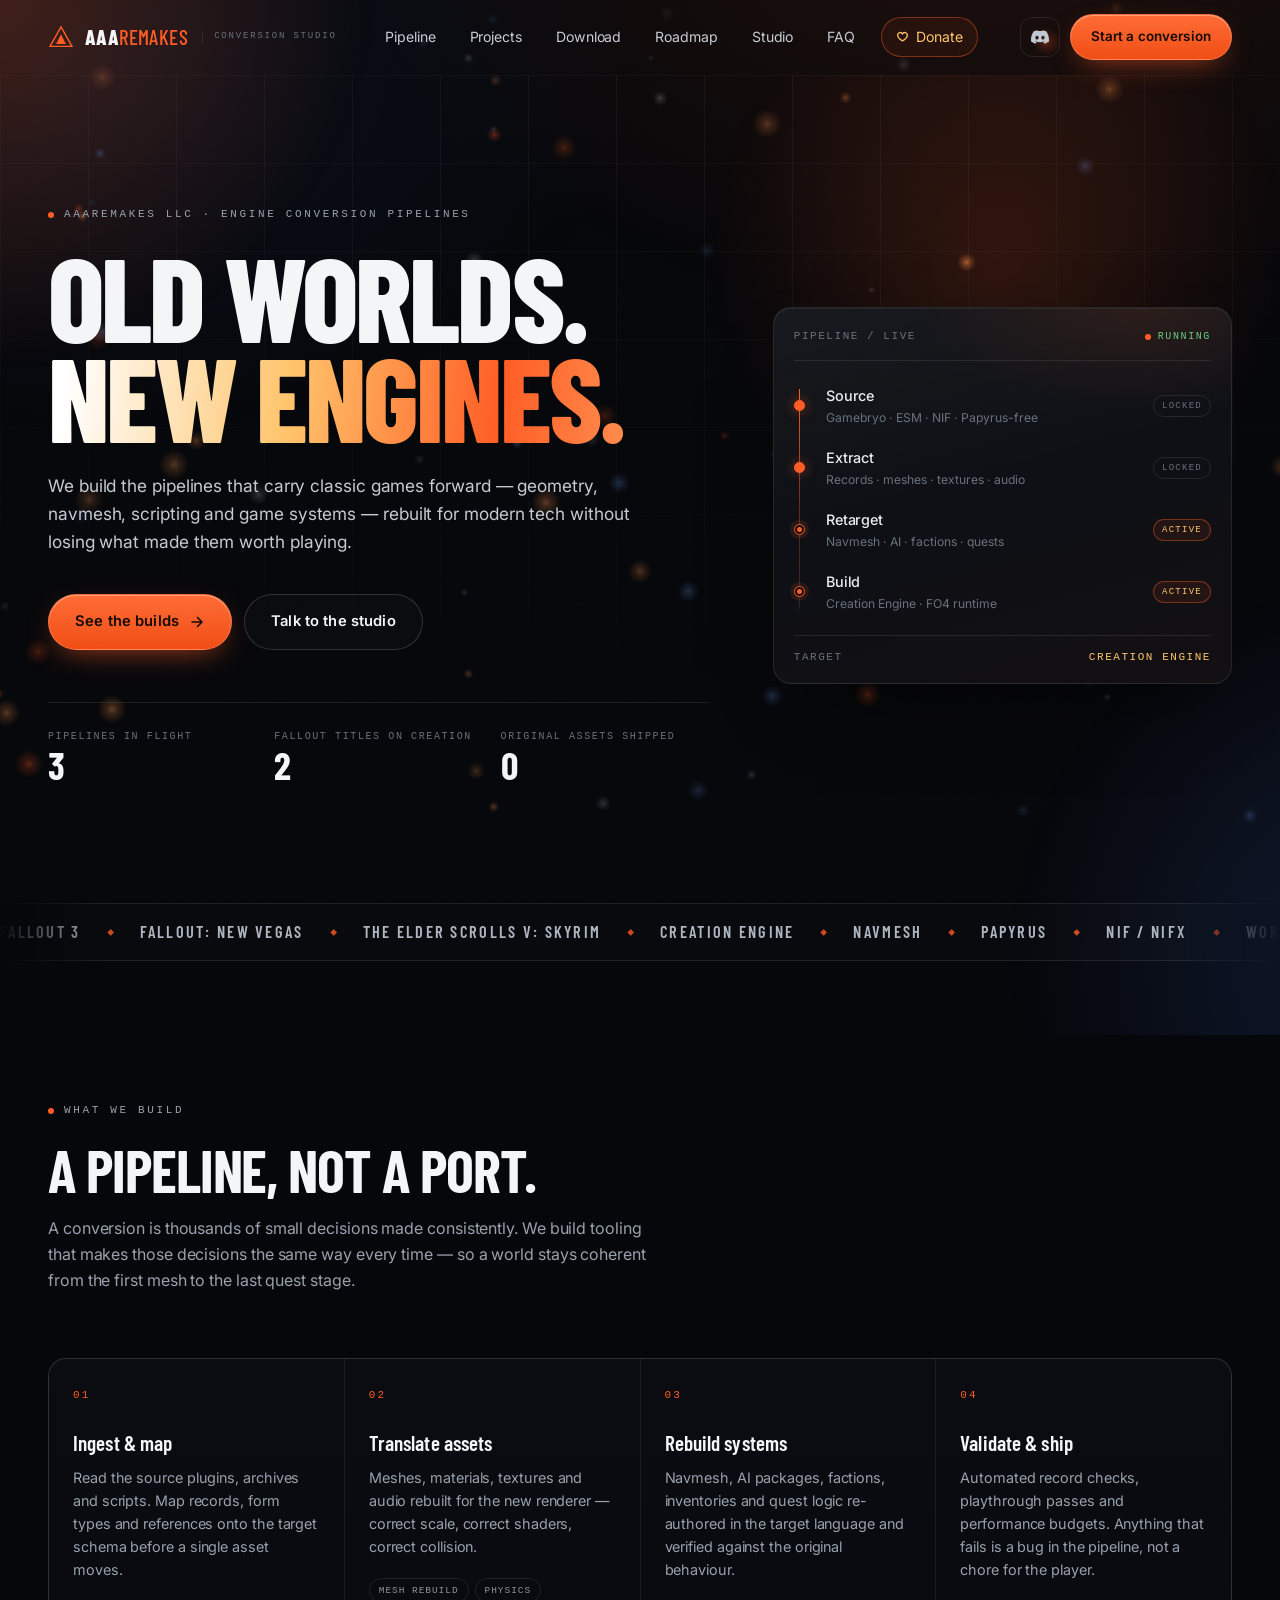
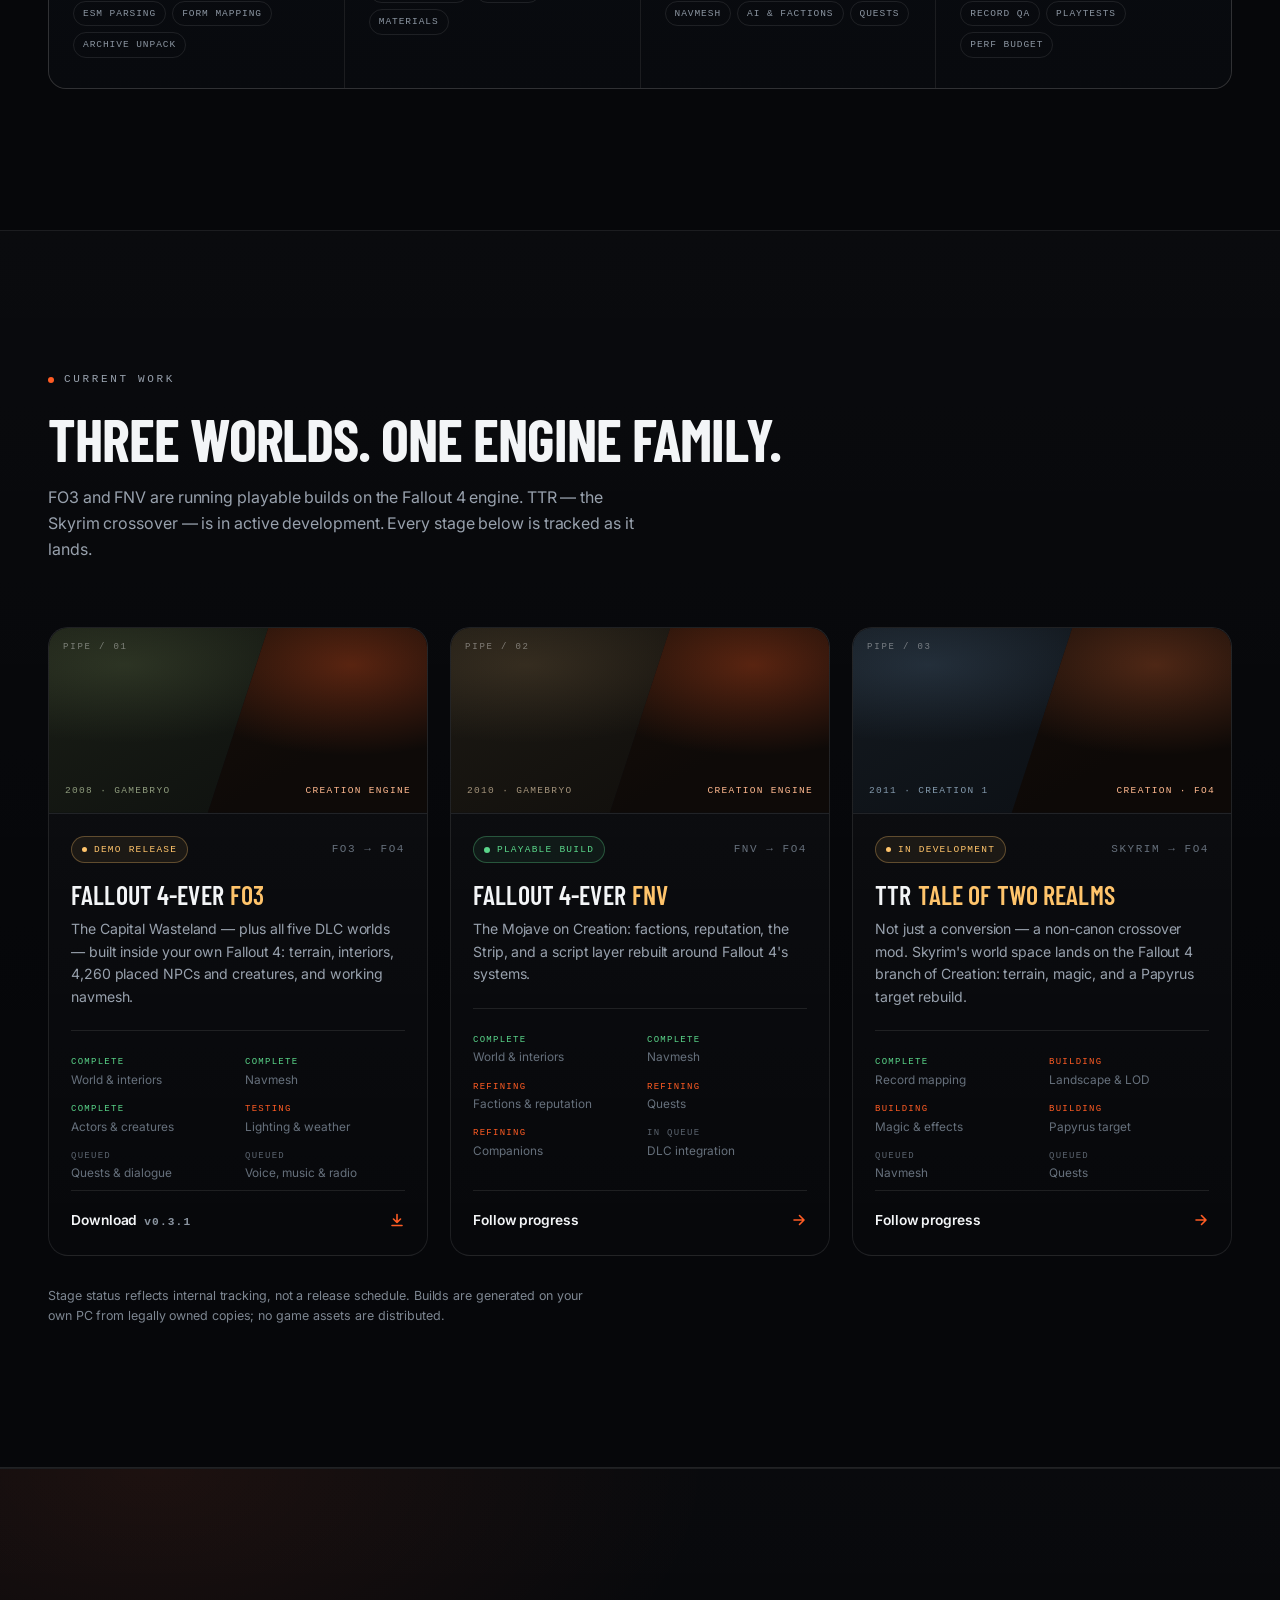
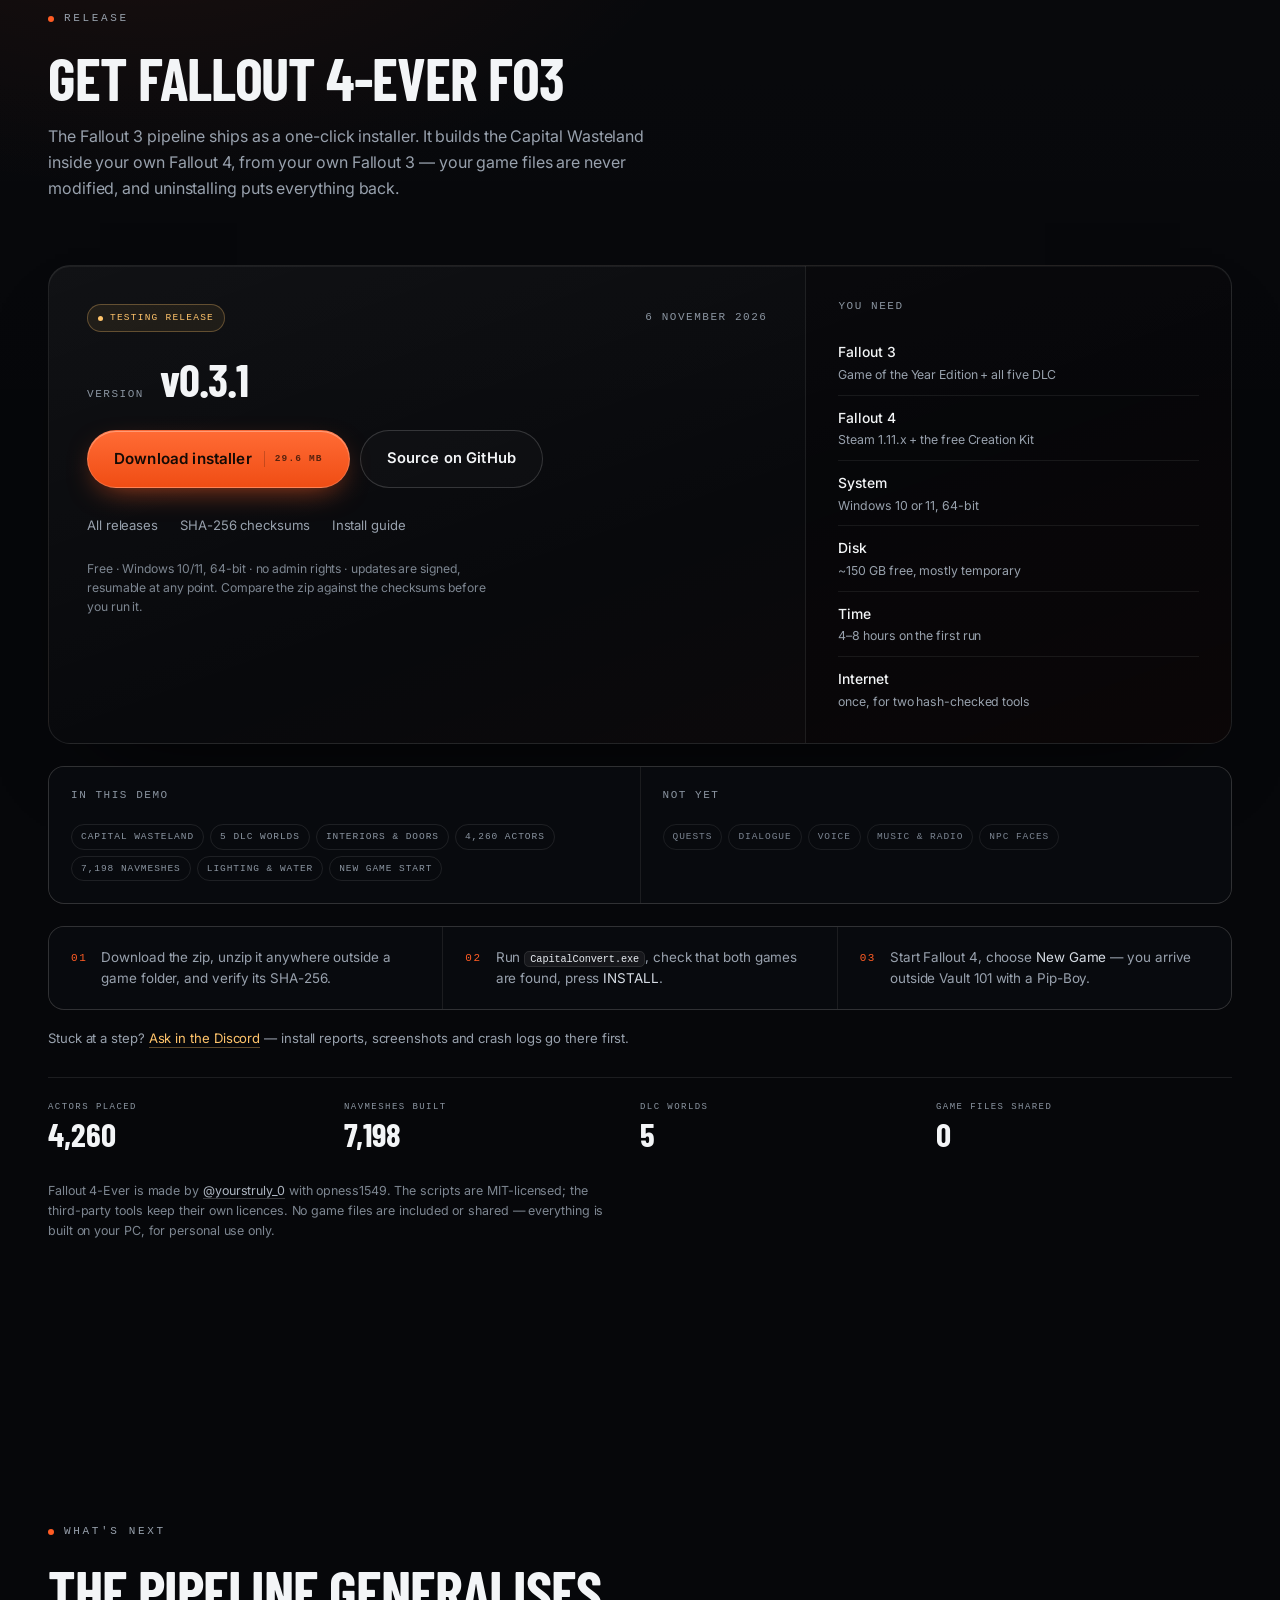
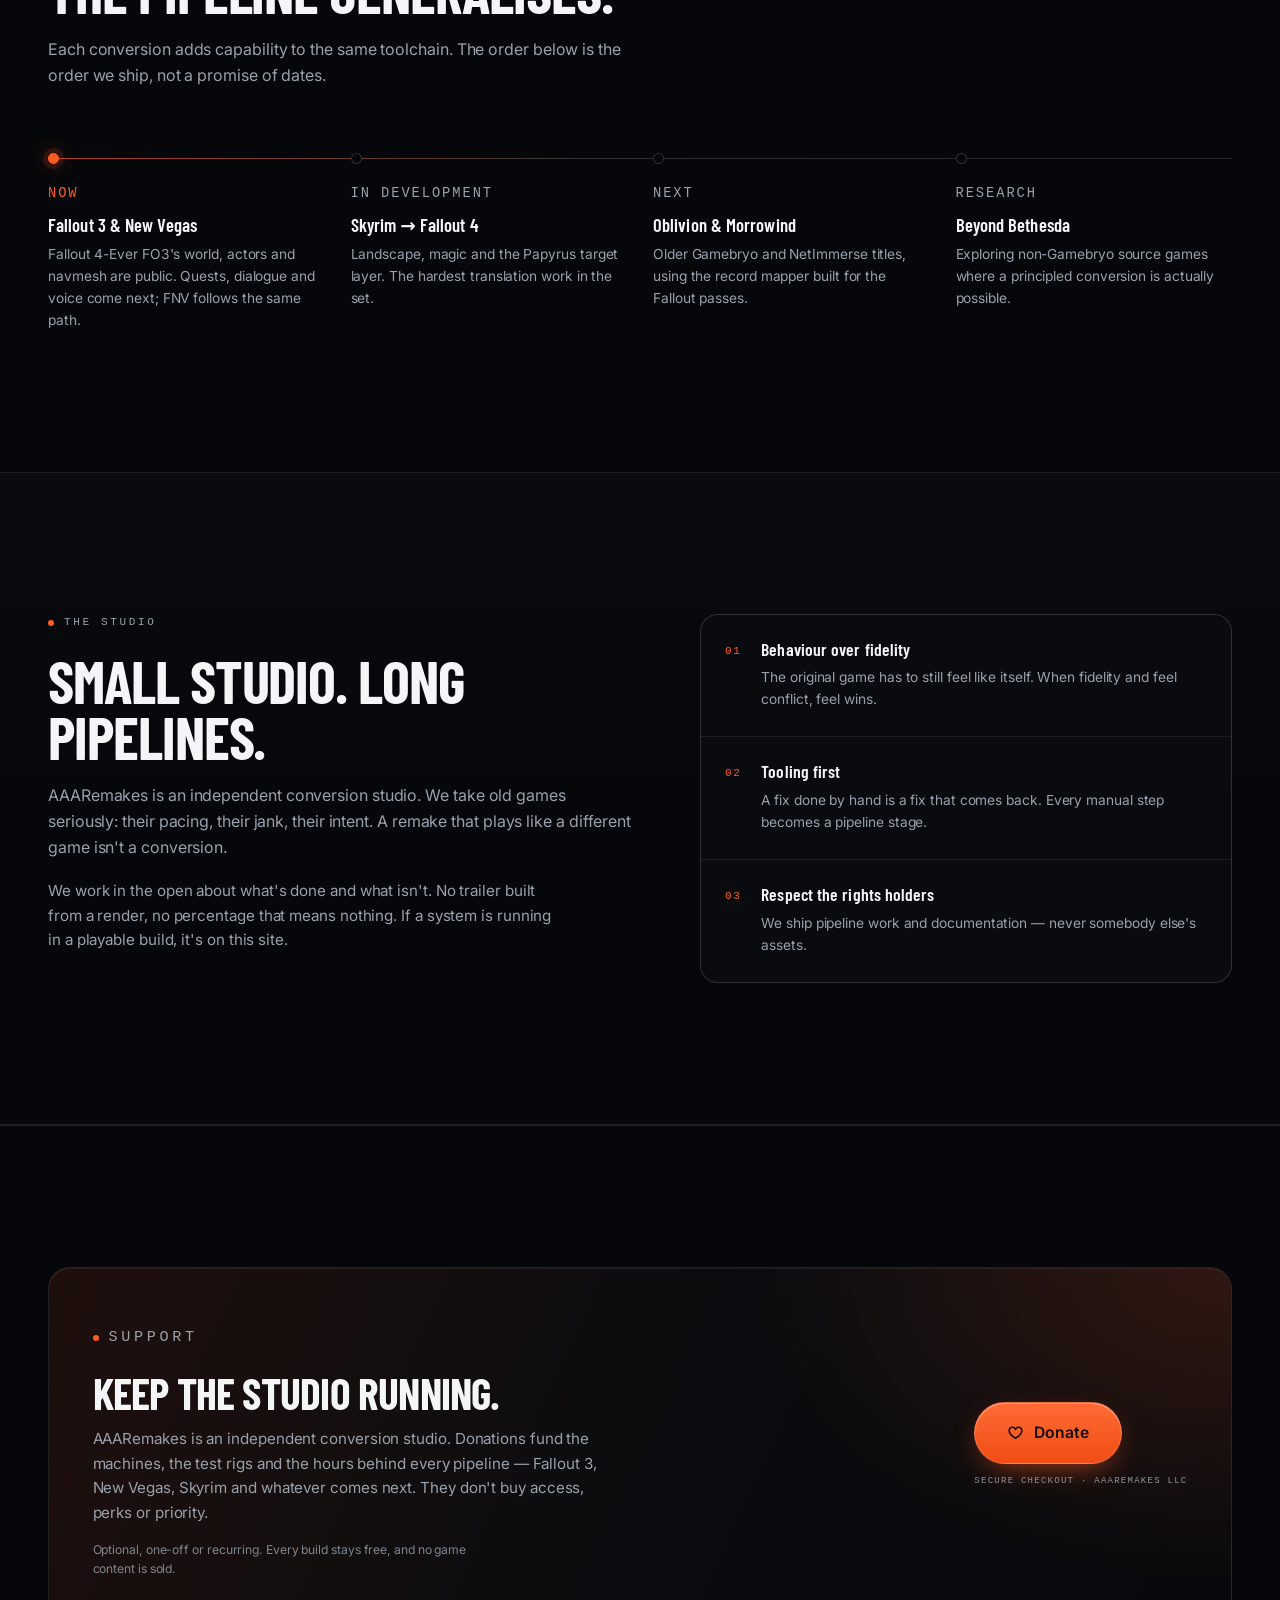
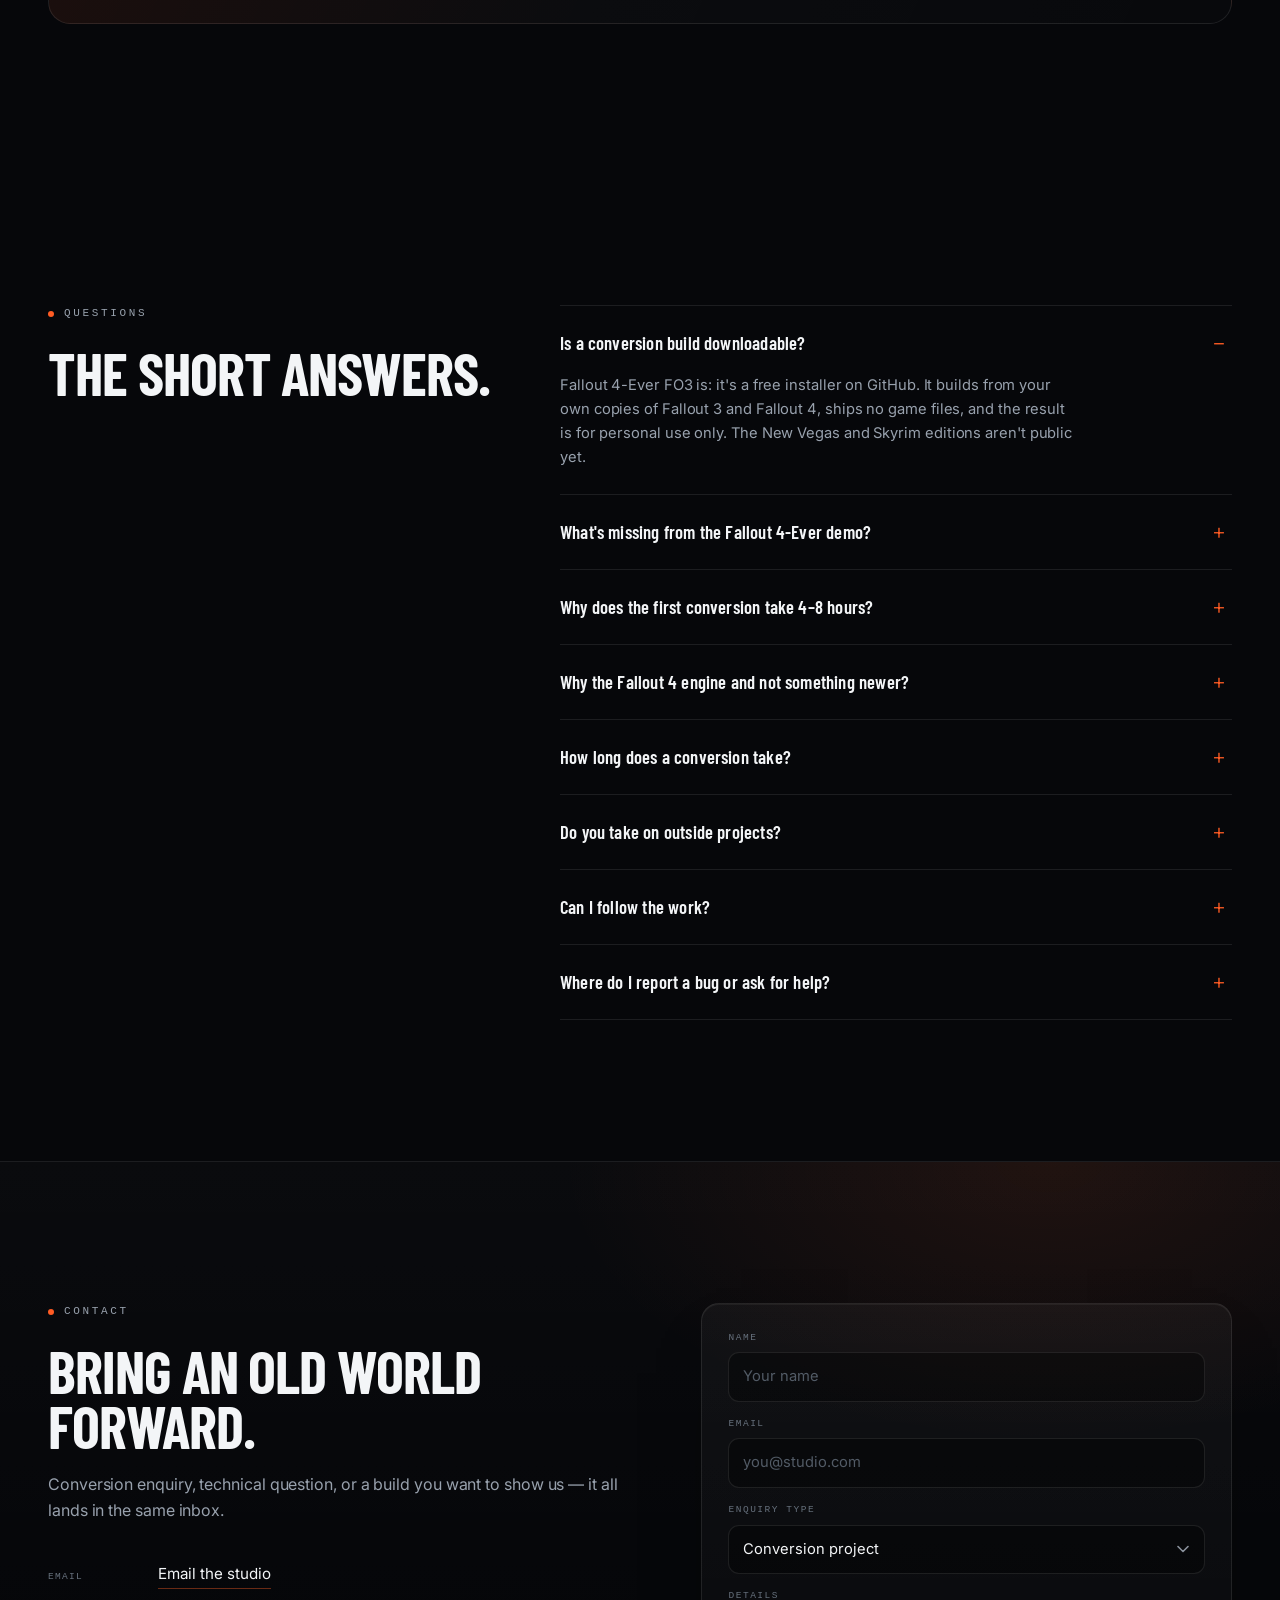
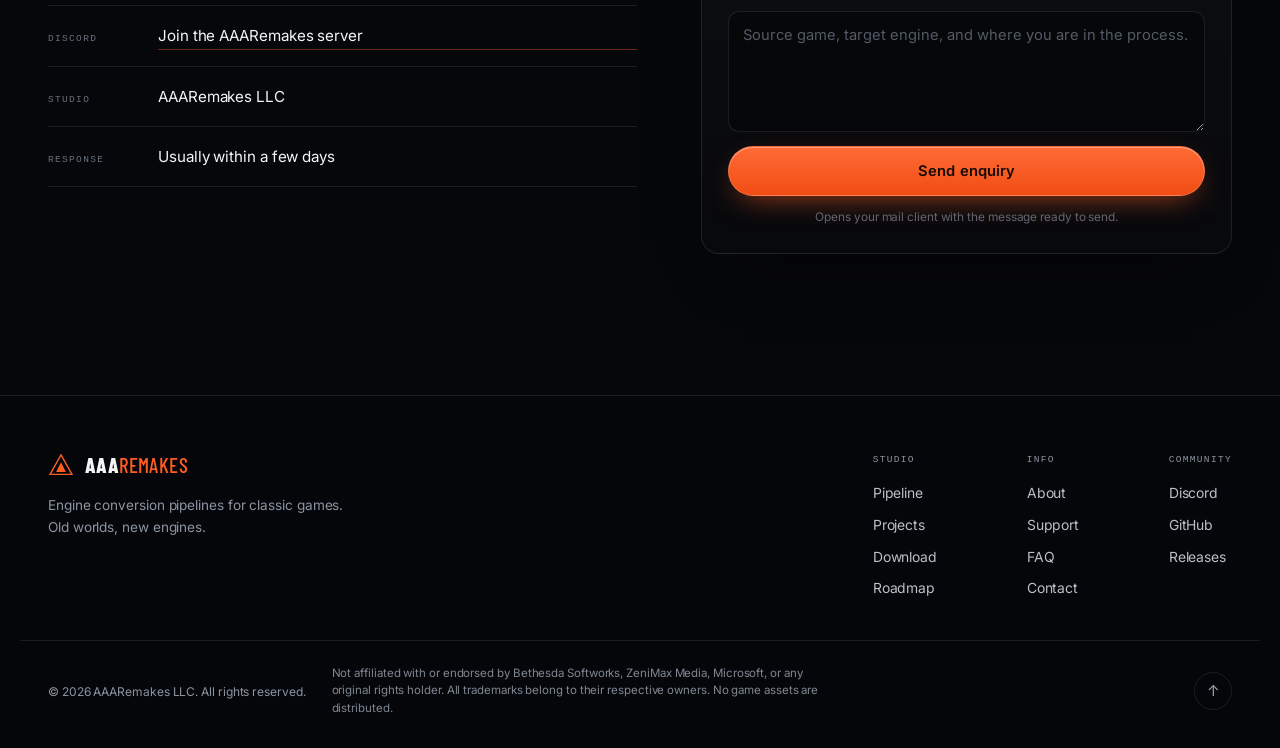
<file: index.html>
<!doctype html>
<html lang="en">
<head>
<meta charset="utf-8">
<meta name="viewport" content="width=device-width, initial-scale=1">
<title>AAARemakes — Engine Conversion Pipelines</title>
<meta name="description" content="AAARemakes LLC builds conversion pipelines that move classic games onto modern engines. Fallout 4-Ever brings Fallout 3 to Creation Engine. New Vegas and Skyrim in development.">
<meta name="theme-color" content="#07080a">
<link rel="icon" href="assets/favicon.svg" type="image/svg+xml">
<link rel="canonical" href="https://shade2363.github.io/aaaremakes/">
<meta property="og:type" content="website">
<meta property="og:title" content="AAARemakes — Old worlds. New engines.">
<meta property="og:description" content="Conversion pipelines that carry classic games forward. Fallout 4-Ever builds the Capital Wasteland inside your own Fallout 4.">
<meta property="og:url" content="https://shade2363.github.io/aaaremakes/">
<meta name="twitter:card" content="summary_large_image">
<link rel="preconnect" href="https://fonts.googleapis.com">
<link rel="preconnect" href="https://fonts.gstatic.com" crossorigin>
<link href="https://fonts.googleapis.com/css2?family=Barlow+Condensed:wght@500;600;700;800&family=Inter:wght@300;400;500;600;700&display=swap" rel="stylesheet">
<link rel="stylesheet" href="assets/styles.css">
<noscript><style>[data-reveal]{opacity:1 !important; transform:none !important}</style></noscript>
<script type="application/ld+json">
{
  "@context": "https://schema.org",
  "@type": "SoftwareApplication",
  "name": "Fallout 4-Ever FO3",
  "applicationCategory": "GameApplication",
  "operatingSystem": "Windows 10, Windows 11",
  "softwareVersion": "0.3.1",
  "url": "https://github.com/shade2363/Fallout-4-Ever",
  "offers": { "@type": "Offer", "price": "0", "priceCurrency": "USD" },
  "fileSize": "29.6MB",
  "description": "One-click installer that builds the Fallout 3 Capital Wasteland inside your own Fallout 4, from your own copy of Fallout 3. No game files included."
}
</script>
</head>
<body>
<a class="skip" href="#main">Skip to content</a>
<div class="aurora" aria-hidden="true"></div>
<canvas class="bg-canvas" id="bg" aria-hidden="true"></canvas>
<div class="grain" aria-hidden="true"></div>

<header class="site-header" id="header">
  <div class="wrap nav-row">
    <div class="progress" id="progress" aria-hidden="true"></div>
    <a class="brand" href="#top">
      <svg class="brand-mark" viewBox="0 0 32 32" aria-hidden="true">
        <path d="M16 3.5 29.5 27.5H2.5Z" fill="none" stroke="currentColor" stroke-width="1.7"/>
        <path d="M16 12.5 22 24.5H10Z" fill="currentColor"/>
      </svg>
      <span class="brand-type">AAA<em>Remakes</em></span>
      <span class="brand-sub">Conversion Studio</span>
    </a>

    <nav class="nav" id="nav" aria-label="Primary">
      <a href="#pipeline">Pipeline</a>
      <a href="#projects">Projects</a>
      <a href="#download">Download</a>
      <a href="#roadmap">Roadmap</a>
      <a href="#studio">Studio</a>
      <a href="#faq">FAQ</a>
      <a class="nav-donate" href="https://aaaremakes.com/sq/pay/donations" target="_blank" rel="noopener noreferrer">
        <svg viewBox="0 0 16 16" aria-hidden="true"><path d="M8 13.4S2 9.9 2 6.1a3.1 3.1 0 0 1 6-1 3.1 3.1 0 0 1 6 1c0 3.8-6 7.3-6 7.3Z" fill="none" stroke="currentColor" stroke-width="1.6" stroke-linejoin="round"/></svg>
        Donate
      </a>
    </nav>

    <div class="nav-actions">
      <a class="icon-btn" href="https://discord.gg/GNZsfuD9RS" target="_blank" rel="noopener noreferrer"
         aria-label="Join the AAARemakes Discord server" title="Discord">
        <svg viewBox="0 0 24 24" aria-hidden="true" fill="currentColor"><path d="M20.317 4.37a19.79 19.79 0 0 0-4.885-1.515.074.074 0 0 0-.079.037c-.21.375-.444.865-.608 1.25a18.27 18.27 0 0 0-5.487 0 12.64 12.64 0 0 0-.617-1.25.077.077 0 0 0-.079-.037A19.736 19.736 0 0 0 3.677 4.37a.07.07 0 0 0-.032.027C.533 9.046-.319 13.58.099 18.058a.082.082 0 0 0 .031.056 19.9 19.9 0 0 0 5.993 3.03.078.078 0 0 0 .084-.028c.462-.63.874-1.295 1.226-1.994a.076.076 0 0 0-.041-.106 13.1 13.1 0 0 1-1.872-.892.077.077 0 0 1-.008-.128c.126-.094.252-.192.372-.291a.074.074 0 0 1 .078-.01c3.928 1.793 8.18 1.793 12.061 0a.074.074 0 0 1 .079.009c.12.099.246.198.373.292a.077.077 0 0 1-.006.128 12.3 12.3 0 0 1-1.873.891.077.077 0 0 0-.041.107c.36.698.772 1.363 1.225 1.993a.076.076 0 0 0 .084.029 19.94 19.94 0 0 0 6.002-3.03.077.077 0 0 0 .032-.055c.5-5.177-.838-9.674-3.549-13.66a.061.061 0 0 0-.031-.029ZM8.02 15.331c-1.183 0-2.157-1.085-2.157-2.419 0-1.333.955-2.419 2.157-2.419 1.21 0 2.176 1.096 2.157 2.42 0 1.333-.956 2.418-2.157 2.418Zm7.975 0c-1.183 0-2.157-1.085-2.157-2.419 0-1.333.955-2.419 2.157-2.419 1.21 0 2.176 1.096 2.157 2.42 0 1.333-.946 2.418-2.157 2.418Z"/></svg>
      </a>
      <a class="btn btn-primary btn-sm" href="#contact">Start a conversion</a>
      <button class="nav-toggle" id="navToggle" aria-expanded="false" aria-controls="nav" aria-label="Open menu">
        <span></span><span></span>
      </button>
    </div>
  </div>
</header>

<main id="main">

  <!-- ============ HERO ============ -->
  <section class="hero" id="top">
    <div class="hero-lines" aria-hidden="true"></div>
    <div class="hero-glow" id="heroGlow" aria-hidden="true"></div>

    <div class="wrap hero-inner">
      <div class="hero-copy">
        <p class="eyebrow"><span class="pulse"></span>AAARemakes LLC · Engine Conversion Pipelines</p>
        <h1>
          Old worlds.<br>
          <span class="grad">New engines.</span>
        </h1>
        <p class="lede">
          We build the pipelines that carry classic games forward — geometry, navmesh, scripting
          and game systems — rebuilt for modern tech without losing what made them worth playing.
        </p>
        <div class="hero-cta">
          <a class="btn btn-primary" href="#projects">
            See the builds
            <svg class="ico" viewBox="0 0 16 16" aria-hidden="true"><path d="M3 8h9M8.5 3.5 13 8l-4.5 4.5" fill="none" stroke="currentColor" stroke-width="1.6" stroke-linecap="round" stroke-linejoin="round"/></svg>
          </a>
          <a class="btn btn-ghost" href="#contact">Talk to the studio</a>
        </div>

        <dl class="hero-stats">
          <div><dt>3</dt><dd>Pipelines in flight</dd></div>
          <div><dt>2</dt><dd>Fallout titles on Creation</dd></div>
          <div><dt>0</dt><dd>Original assets shipped</dd></div>
        </dl>
      </div>

      <aside class="schematic" aria-label="Pipeline status">
        <div class="schematic-head">
          <span class="mono">PIPELINE / LIVE</span>
          <span class="status"><span class="pulse"></span>running</span>
        </div>

        <ol class="schematic-rows">
          <li class="done">
            <span class="node"></span>
            <div>
              <p class="schematic-title">Source</p>
              <p class="schematic-sub">Gamebryo · ESM · NIF · Papyrus-free</p>
            </div>
            <span class="tag">locked</span>
          </li>
          <li class="done">
            <span class="node"></span>
            <div>
              <p class="schematic-title">Extract</p>
              <p class="schematic-sub">Records · meshes · textures · audio</p>
            </div>
            <span class="tag">locked</span>
          </li>
          <li class="active">
            <span class="node"></span>
            <div>
              <p class="schematic-title">Retarget</p>
              <p class="schematic-sub">Navmesh · AI · factions · quests</p>
            </div>
            <span class="tag hot">active</span>
          </li>
          <li class="active">
            <span class="node"></span>
            <div>
              <p class="schematic-title">Build</p>
              <p class="schematic-sub">Creation Engine · FO4 runtime</p>
            </div>
            <span class="tag hot">active</span>
          </li>
        </ol>

        <div class="schematic-foot">
          <span class="mono">TARGET</span>
          <span class="mono accent">CREATION ENGINE</span>
        </div>
      </aside>
    </div>
  </section>

  <!-- ============ MARQUEE ============ -->
  <div class="marquee" aria-hidden="true">
    <div class="marquee-track" id="marqueeTrack">
      <span>Fallout 3</span><i>◆</i><span>Fallout: New Vegas</span><i>◆</i><span>The Elder Scrolls V: Skyrim</span><i>◆</i>
      <span>Creation Engine</span><i>◆</i><span>Navmesh</span><i>◆</i><span>Papyrus</span><i>◆</i>
      <span>NIF / NIFX</span><i>◆</i><span>World Spaces</span><i>◆</i><span>LOD</span><i>◆</i>
    </div>
  </div>

  <!-- ============ PIPELINE ============ -->
  <section class="section" id="pipeline">
    <div class="wrap">
      <header class="section-head">
        <p class="eyebrow"><span class="pulse"></span>What we build</p>
        <h2>A pipeline, not a port.</h2>
        <p class="section-lede">
          A conversion is thousands of small decisions made consistently. We build tooling that makes
          those decisions the same way every time — so a world stays coherent from the first mesh to the
          last quest stage.
        </p>
      </header>

      <ol class="steps" data-reveal-group>
        <li class="step" data-reveal>
          <span class="step-num">01</span>
          <h3>Ingest &amp; map</h3>
          <p>Read the source plugins, archives and scripts. Map records, form types and references onto the target schema before a single asset moves.</p>
          <ul class="chips"><li>ESM parsing</li><li>Form mapping</li><li>Archive unpack</li></ul>
        </li>
        <li class="step" data-reveal>
          <span class="step-num">02</span>
          <h3>Translate assets</h3>
          <p>Meshes, materials, textures and audio rebuilt for the new renderer — correct scale, correct shaders, correct collision.</p>
          <ul class="chips"><li>Mesh rebuild</li><li>Physics</li><li>Materials</li></ul>
        </li>
        <li class="step" data-reveal>
          <span class="step-num">03</span>
          <h3>Rebuild systems</h3>
          <p>Navmesh, AI packages, factions, inventories and quest logic re-authored in the target language and verified against the original behaviour.</p>
          <ul class="chips"><li>Navmesh</li><li>AI &amp; factions</li><li>Quests</li></ul>
        </li>
        <li class="step" data-reveal>
          <span class="step-num">04</span>
          <h3>Validate &amp; ship</h3>
          <p>Automated record checks, playthrough passes and performance budgets. Anything that fails is a bug in the pipeline, not a chore for the player.</p>
          <ul class="chips"><li>Record QA</li><li>Playtests</li><li>Perf budget</li></ul>
        </li>
      </ol>
    </div>
  </section>

  <!-- ============ PROJECTS ============ -->
  <section class="section section-alt" id="projects">
    <div class="wrap">
      <header class="section-head">
        <p class="eyebrow"><span class="pulse"></span>Current work</p>
        <h2>Three worlds. One engine family.</h2>
        <p class="section-lede">
          FO3 and FNV are running playable builds on the Fallout 4 engine. TTR — the Skyrim crossover —
          is in active development. Every stage below is tracked as it lands.
        </p>
      </header>

      <div class="projects" data-reveal-group>

        <article class="project" data-reveal>
          <div class="project-visual v-fo3" aria-hidden="true">
            <div class="panel before">2008 · Gamebryo</div>
            <div class="panel after">Creation Engine</div>
            <span class="visual-code">PIPE / 01</span>
          </div>
          <div class="project-body">
            <div class="project-top">
              <span class="badge badge-dev"><span class="dot"></span>Demo release</span>
              <span class="mono muted">FO3 → FO4</span>
            </div>
            <h3>Fallout 4-Ever <span class="edition">FO3</span></h3>
            <p>The Capital Wasteland — plus all five DLC worlds — built inside your own Fallout 4: terrain, interiors, 4,260 placed NPCs and creatures, and working navmesh.</p>
            <dl class="stage-grid">
              <div><dt>World &amp; interiors</dt><dd class="s-done">complete</dd></div>
              <div><dt>Navmesh</dt><dd class="s-done">complete</dd></div>
              <div><dt>Actors &amp; creatures</dt><dd class="s-done">complete</dd></div>
              <div><dt>Lighting &amp; weather</dt><dd class="s-work">testing</dd></div>
              <div><dt>Quests &amp; dialogue</dt><dd class="s-next">queued</dd></div>
              <div><dt>Voice, music &amp; radio</dt><dd class="s-next">queued</dd></div>
            </dl>
            <a class="card-link" href="https://github.com/shade2363/Fallout-4-Ever/releases/latest" target="_blank" rel="noopener noreferrer">
              <span>Download <span data-rel-version>v0.3.1</span></span>
              <svg class="ico" viewBox="0 0 16 16" aria-hidden="true"><path d="M8 2.5v8M4.5 7 8 10.5 11.5 7M3 13.5h10" fill="none" stroke="currentColor" stroke-width="1.6" stroke-linecap="round" stroke-linejoin="round"/></svg>
            </a>
          </div>
        </article>

        <article class="project" data-reveal>
          <div class="project-visual v-fnv" aria-hidden="true">
            <div class="panel before">2010 · Gamebryo</div>
            <div class="panel after">Creation Engine</div>
            <span class="visual-code">PIPE / 02</span>
          </div>
          <div class="project-body">
            <div class="project-top">
              <span class="badge badge-live"><span class="pulse"></span>Playable build</span>
              <span class="mono muted">FNV → FO4</span>
            </div>
            <h3>Fallout 4-Ever <span class="edition">FNV</span></h3>
            <p>The Mojave on Creation: factions, reputation, the Strip, and a script layer rebuilt around Fallout 4's systems.</p>
            <dl class="stage-grid">
              <div><dt>World &amp; interiors</dt><dd class="s-done">complete</dd></div>
              <div><dt>Navmesh</dt><dd class="s-done">complete</dd></div>
              <div><dt>Factions &amp; reputation</dt><dd class="s-work">refining</dd></div>
              <div><dt>Quests</dt><dd class="s-work">refining</dd></div>
              <div><dt>Companions</dt><dd class="s-work">refining</dd></div>
              <div><dt>DLC integration</dt><dd class="s-next">in queue</dd></div>
            </dl>
            <a class="card-link" href="https://discord.gg/GNZsfuD9RS" target="_blank" rel="noopener noreferrer">
              <span>Follow progress</span>
              <svg class="ico" viewBox="0 0 16 16" aria-hidden="true"><path d="M3 8h9M8.5 3.5 13 8l-4.5 4.5" fill="none" stroke="currentColor" stroke-width="1.6" stroke-linecap="round" stroke-linejoin="round"/></svg>
            </a>
          </div>
        </article>

        <article class="project" data-reveal>
          <div class="project-visual v-sky" aria-hidden="true">
            <div class="panel before">2011 · Creation 1</div>
            <div class="panel after">Creation · FO4</div>
            <span class="visual-code">PIPE / 03</span>
          </div>
          <div class="project-body">
            <div class="project-top">
              <span class="badge badge-dev"><span class="dot"></span>In development</span>
              <span class="mono muted">SKYRIM → FO4</span>
            </div>
            <h3>TTR <span class="edition">Tale of Two Realms</span></h3>
            <p>Not just a conversion — a non-canon crossover mod. Skyrim's world space lands on the Fallout 4 branch of Creation: terrain, magic, and a Papyrus target rebuild.</p>
            <dl class="stage-grid">
              <div><dt>Record mapping</dt><dd class="s-done">complete</dd></div>
              <div><dt>Landscape &amp; LOD</dt><dd class="s-work">building</dd></div>
              <div><dt>Magic &amp; effects</dt><dd class="s-work">building</dd></div>
              <div><dt>Papyrus target</dt><dd class="s-work">building</dd></div>
              <div><dt>Navmesh</dt><dd class="s-next">queued</dd></div>
              <div><dt>Quests</dt><dd class="s-next">queued</dd></div>
            </dl>
            <a class="card-link" href="https://discord.gg/GNZsfuD9RS" target="_blank" rel="noopener noreferrer">
              <span>Follow progress</span>
              <svg class="ico" viewBox="0 0 16 16" aria-hidden="true"><path d="M3 8h9M8.5 3.5 13 8l-4.5 4.5" fill="none" stroke="currentColor" stroke-width="1.6" stroke-linecap="round" stroke-linejoin="round"/></svg>
            </a>
          </div>
        </article>

      </div>

      <p class="fineprint">
        Stage status reflects internal tracking, not a release schedule. Builds are generated on your
        own PC from legally owned copies; no game assets are distributed.
      </p>
    </div>
  </section>

  <!-- ============ DOWNLOAD ============ -->
  <section class="section download" id="download">
    <div class="wrap">
      <header class="section-head">
        <p class="eyebrow"><span class="pulse"></span>Release</p>
        <h2>Get Fallout 4-Ever FO3</h2>
        <p class="section-lede">
          The Fallout 3 pipeline ships as a one-click installer. It builds the Capital Wasteland inside
          your own Fallout 4, from your own Fallout 3 — your game files are never modified, and
          uninstalling puts everything back.
        </p>
      </header>

      <div class="release" data-reveal>
        <div class="release-main">
          <div class="release-head">
            <span class="badge badge-dev"><span class="dot"></span>Testing release</span>
            <span class="mono muted" data-rel-date>6 November 2026</span>
          </div>

          <p class="release-version">
            <span class="mono">VERSION</span>
            <strong data-rel-tag>v0.3.1</strong>
          </p>

          <div class="release-actions">
            <a class="btn btn-primary btn-lg" data-rel-download
               href="https://github.com/shade2363/Fallout-4-Ever/releases/download/v0.3.1/CapitalConvert-0.3.1.zip"
               target="_blank" rel="noopener noreferrer">
              Download installer
              <span class="mono btn-meta" data-rel-size>29.6 MB</span>
            </a>
            <a class="btn btn-ghost" href="https://github.com/shade2363/Fallout-4-Ever" target="_blank" rel="noopener noreferrer">Source on GitHub</a>
          </div>

          <ul class="release-links">
            <li><a href="https://github.com/shade2363/Fallout-4-Ever/releases" target="_blank" rel="noopener noreferrer">All releases</a></li>
            <li><a data-rel-sums href="https://github.com/shade2363/Fallout-4-Ever/releases/download/v0.3.1/SHA256SUMS.txt" target="_blank" rel="noopener noreferrer">SHA-256 checksums</a></li>
            <li><a href="https://github.com/shade2363/Fallout-4-Ever/blob/main/docs/INSTALL.md" target="_blank" rel="noopener noreferrer">Install guide</a></li>
          </ul>

          <p class="release-note">
            Free · Windows 10/11, 64-bit · no admin rights · updates are signed, resumable at any point.
            Compare the zip against the checksums before you run it.
          </p>
        </div>

        <div class="release-side">
          <p class="mono side-title">You need</p>
          <ul class="req">
            <li><span>Fallout 3</span><em>Game of the Year Edition + all five DLC</em></li>
            <li><span>Fallout 4</span><em>Steam 1.11.x + the free Creation Kit</em></li>
            <li><span>System</span><em>Windows 10 or 11, 64-bit</em></li>
            <li><span>Disk</span><em>~150 GB free, mostly temporary</em></li>
            <li><span>Time</span><em>4–8 hours on the first run</em></li>
            <li><span>Internet</span><em>once, for two hash-checked tools</em></li>
          </ul>
        </div>
      </div>

      <div class="scope" data-reveal>
        <div>
          <p class="mono scope-title">In this demo</p>
          <ul class="chips">
            <li>Capital Wasteland</li>
            <li>5 DLC worlds</li>
            <li>Interiors &amp; doors</li>
            <li>4,260 actors</li>
            <li>7,198 navmeshes</li>
            <li>Lighting &amp; water</li>
            <li>New Game start</li>
          </ul>
        </div>
        <div>
          <p class="mono scope-title">Not yet</p>
          <ul class="chips chips-dim">
            <li>Quests</li>
            <li>Dialogue</li>
            <li>Voice</li>
            <li>Music &amp; radio</li>
            <li>NPC faces</li>
          </ul>
        </div>
      </div>

      <ol class="mini-steps" data-reveal>
        <li>
          <span class="mono">01</span>
          <p>Download the zip, unzip it anywhere outside a game folder, and verify its SHA-256.</p>
        </li>
        <li>
          <span class="mono">02</span>
          <p>Run <code>CapitalConvert.exe</code>, check that both games are found, press <em>INSTALL</em>.</p>
        </li>
        <li>
          <span class="mono">03</span>
          <p>Start Fallout 4, choose <em>New Game</em> — you arrive outside Vault 101 with a Pip-Boy.</p>
        </li>
      </ol>

      <p class="dl-help">
        Stuck at a step? <a href="https://discord.gg/GNZsfuD9RS" target="_blank" rel="noopener noreferrer">Ask in the Discord</a>
        — install reports, screenshots and crash logs go there first.
      </p>

      <ul class="dl-stats" data-reveal>
        <li><strong>4,260</strong><span>actors placed</span></li>
        <li><strong>7,198</strong><span>navmeshes built</span></li>
        <li><strong>5</strong><span>DLC worlds</span></li>
        <li><strong>0</strong><span>game files shared</span></li>
      </ul>

      <p class="fineprint">
        Fallout 4-Ever is made by <a href="https://github.com/shade2363" target="_blank" rel="noopener noreferrer">@yourstruly_0</a>
        with opness1549. The scripts are MIT-licensed; the third-party tools keep their own licences.
        No game files are included or shared — everything is built on your PC, for personal use only.
      </p>
    </div>
  </section>

  <!-- ============ ROADMAP ============ -->
  <section class="section" id="roadmap">
    <div class="wrap">
      <header class="section-head">
        <p class="eyebrow"><span class="pulse"></span>What's next</p>
        <h2>The pipeline generalises.</h2>
        <p class="section-lede">
          Each conversion adds capability to the same toolchain. The order below is the order we ship,
          not a promise of dates.
        </p>
      </header>

      <ol class="timeline" data-reveal-group>
        <li class="tl-item is-now" data-reveal>
          <span class="tl-dot"></span>
          <p class="mono tl-when">Now</p>
          <h3>Fallout 3 &amp; New Vegas</h3>
          <p>Fallout 4-Ever FO3's world, actors and navmesh are public. Quests, dialogue and voice come next; FNV follows the same path.</p>
        </li>
        <li class="tl-item" data-reveal>
          <span class="tl-dot"></span>
          <p class="mono tl-when">In development</p>
          <h3>Skyrim → Fallout 4</h3>
          <p>Landscape, magic and the Papyrus target layer. The hardest translation work in the set.</p>
        </li>
        <li class="tl-item" data-reveal>
          <span class="tl-dot"></span>
          <p class="mono tl-when">Next</p>
          <h3>Oblivion &amp; Morrowind</h3>
          <p>Older Gamebryo and NetImmerse titles, using the record mapper built for the Fallout passes.</p>
        </li>
        <li class="tl-item" data-reveal>
          <span class="tl-dot"></span>
          <p class="mono tl-when">Research</p>
          <h3>Beyond Bethesda</h3>
          <p>Exploring non-Gamebryo source games where a principled conversion is actually possible.</p>
        </li>
      </ol>
    </div>
  </section>

  <!-- ============ STUDIO ============ -->
  <section class="section section-alt" id="studio">
    <div class="wrap studio">
      <div class="studio-copy">
        <p class="eyebrow"><span class="pulse"></span>The studio</p>
        <h2>Small studio. Long pipelines.</h2>
        <p class="section-lede">
          AAARemakes is an independent conversion studio. We take old games seriously: their pacing,
          their jank, their intent. A remake that plays like a different game isn't a conversion.
        </p>
        <p>
          We work in the open about what's done and what isn't. No trailer built from a render, no
          percentage that means nothing. If a system is running in a playable build, it's on this site.
        </p>
      </div>

      <ul class="principles">
        <li>
          <span class="mono">01</span>
          <h3>Behaviour over fidelity</h3>
          <p>The original game has to still feel like itself. When fidelity and feel conflict, feel wins.</p>
        </li>
        <li>
          <span class="mono">02</span>
          <h3>Tooling first</h3>
          <p>A fix done by hand is a fix that comes back. Every manual step becomes a pipeline stage.</p>
        </li>
        <li>
          <span class="mono">03</span>
          <h3>Respect the rights holders</h3>
          <p>We ship pipeline work and documentation — never somebody else's assets.</p>
        </li>
      </ul>
    </div>
  </section>

  <!-- ============ SUPPORT ============ -->
  <section class="section support" id="support">
    <div class="wrap">
      <div class="support-band" data-reveal>
        <div class="support-copy">
          <p class="eyebrow"><span class="pulse"></span>Support</p>
          <h2>Keep the studio running.</h2>
          <p>
            AAARemakes is an independent conversion studio. Donations fund the machines, the test rigs
            and the hours behind every pipeline — Fallout 3, New Vegas, Skyrim and whatever comes next.
            They don't buy access, perks or priority.
          </p>
          <p class="support-fine">
            Optional, one-off or recurring. Every build stays free, and no game content is sold.
          </p>
        </div>

        <div class="support-actions">
          <a class="btn btn-primary btn-lg" data-donate href="https://aaaremakes.com/sq/pay/donations" target="_blank" rel="noopener noreferrer">
            <svg class="ico" viewBox="0 0 16 16" aria-hidden="true"><path d="M8 13.4S2 9.9 2 6.1a3.1 3.1 0 0 1 6-1 3.1 3.1 0 0 1 6 1c0 3.8-6 7.3-6 7.3Z" fill="none" stroke="currentColor" stroke-width="1.5" stroke-linejoin="round"/></svg>
            Donate
          </a>
          <span class="support-note">Secure checkout · AAARemakes LLC</span>
        </div>
      </div>
    </div>
  </section>

  <!-- ============ FAQ ============ -->
  <section class="section" id="faq">
    <div class="wrap faq-wrap">
      <header class="section-head">
        <p class="eyebrow"><span class="pulse"></span>Questions</p>
        <h2>The short answers.</h2>
      </header>

      <div class="faq">
        <details open>
          <summary>Is a conversion build downloadable?</summary>
          <p>Fallout 4-Ever FO3 is: it's a free installer on GitHub. It builds from your own copies of Fallout 3 and Fallout 4, ships no game files, and the result is for personal use only. The New Vegas and Skyrim editions aren't public yet.</p>
        </details>
        <details>
          <summary>What's missing from the Fallout 4-Ever demo?</summary>
          <p>Quests, dialogue, voice, music, radio and NPC faces. What's in it: the whole Capital Wasteland and the five DLC worlds, 4,260 placed actors, 7,198 navmeshes, rebuilt lighting and water, and a New Game start outside Vault 101. The repository's roadmap tracks what lands next.</p>
        </details>
        <details>
          <summary>Why does the first conversion take 4–8 hours?</summary>
          <p>It's re-authoring a world, not copying one: thousands of records, meshes and references are translated and rebuilt on your machine. It runs unattended and resumes where it stopped, so you can close the window and come back.</p>
        </details>
        <details>
          <summary>Why the Fallout 4 engine and not something newer?</summary>
          <p>It's the closest relative to the source games. Records, scripting model and asset formats are near enough that a principled conversion is possible — which is exactly what makes the pipeline generalise to the next title.</p>
        </details>
        <details>
          <summary>How long does a conversion take?</summary>
          <p>Longer than a port, shorter than a remake. The first pass on a title is the expensive one; subsequent titles reuse the mapping and tooling. We don't quote dates before a record map exists.</p>
        </details>
        <details>
          <summary>Do you take on outside projects?</summary>
          <p>Selectively. We're most useful to teams with a defined source game, a target engine, and a reason to stay inside the engine family. Get in touch with the specifics.</p>
        </details>
        <details>
          <summary>Can I follow the work?</summary>
          <p><a href="https://discord.gg/GNZsfuD9RS" target="_blank" rel="noopener noreferrer">The Discord server</a> is the main room: announcements, roadmap talk and build reports. The GitHub repository carries releases and issues.</p>
        </details>
        <details>
          <summary>Where do I report a bug or ask for help?</summary>
          <p>The Discord is fastest — install reports, screenshots and crash logs go there first. Anything that needs tracking belongs in the GitHub issues as well.</p>
        </details>
      </div>
    </div>
  </section>

  <!-- ============ CONTACT ============ -->
  <section class="section contact" id="contact">
    <div class="wrap contact-grid">
      <div class="contact-copy">
        <p class="eyebrow"><span class="pulse"></span>Contact</p>
        <h2>Bring an old world forward.</h2>
        <p class="section-lede">
          Conversion enquiry, technical question, or a build you want to show us — it all lands in the
          same inbox.
        </p>
        <ul class="contact-list">
          <li>
            <span class="mono">EMAIL</span>
            <button type="button" class="mail-link" data-mail-link>Email the studio</button>
          </li>
          <li>
            <span class="mono">DISCORD</span>
            <a href="https://discord.gg/GNZsfuD9RS" target="_blank" rel="noopener noreferrer">Join the AAARemakes server</a>
          </li>
          <li>
            <span class="mono">STUDIO</span>
            <span>AAARemakes LLC</span>
          </li>
          <li>
            <span class="mono">RESPONSE</span>
            <span>Usually within a few days</span>
          </li>
        </ul>
      </div>

      <form class="contact-form" id="contactForm" novalidate>
        <div class="field">
          <label for="name">Name</label>
          <input id="name" name="name" type="text" autocomplete="name" placeholder="Your name" required>
        </div>
        <div class="field">
          <label for="email">Email</label>
          <input id="email" name="email" type="email" autocomplete="email" placeholder="you@studio.com" required>
        </div>
        <div class="field">
          <label for="topic">Enquiry type</label>
          <select id="topic" name="topic">
            <option>Conversion project</option>
            <option>Technical question</option>
            <option>Press / collaboration</option>
            <option>Something else</option>
          </select>
        </div>
        <div class="field">
          <label for="message">Details</label>
          <textarea id="message" name="message" rows="4" placeholder="Source game, target engine, and where you are in the process." required></textarea>
        </div>
        <button class="btn btn-primary btn-block" type="submit">Send enquiry</button>
        <p class="form-note" id="formNote">Opens your mail client with the message ready to send.</p>
      </form>
    </div>
  </section>

</main>

<footer class="site-footer">
  <div class="wrap footer-top">
    <div class="footer-brand">
      <a class="brand" href="#top">
        <svg class="brand-mark" viewBox="0 0 32 32" aria-hidden="true">
          <path d="M16 3.5 29.5 27.5H2.5Z" fill="none" stroke="currentColor" stroke-width="1.7"/>
          <path d="M16 12.5 22 24.5H10Z" fill="currentColor"/>
        </svg>
        <span class="brand-type">AAA<em>Remakes</em></span>
      </a>
      <p>Engine conversion pipelines for classic games. Old worlds, new engines.</p>
    </div>

    <nav class="footer-cols" aria-label="Footer">
      <div>
        <p class="mono">Studio</p>
        <a href="#pipeline">Pipeline</a>
        <a href="#projects">Projects</a>
        <a href="#download">Download</a>
        <a href="#roadmap">Roadmap</a>
      </div>
      <div>
        <p class="mono">Info</p>
        <a href="#studio">About</a>
        <a href="#support">Support</a>
        <a href="#faq">FAQ</a>
        <a href="#contact">Contact</a>
      </div>
      <div>
        <p class="mono">Community</p>
        <a href="https://discord.gg/GNZsfuD9RS" target="_blank" rel="noopener noreferrer">Discord</a>
        <a href="https://github.com/shade2363/Fallout-4-Ever" target="_blank" rel="noopener noreferrer">GitHub</a>
        <a href="https://github.com/shade2363/Fallout-4-Ever/releases" target="_blank" rel="noopener noreferrer">Releases</a>
      </div>
    </nav>
  </div>

  <div class="wrap footer-bottom">
    <p>© <span id="year">2026</span> AAARemakes LLC. All rights reserved.</p>
    <p class="legal">
      Not affiliated with or endorsed by Bethesda Softworks, ZeniMax Media, Microsoft, or any original
      rights holder. All trademarks belong to their respective owners. No game assets are distributed.
    </p>
    <a class="to-top" href="#top" aria-label="Back to top">↑</a>
  </div>
</footer>

<script src="assets/background.js" defer></script>
<script src="assets/main.js" defer></script>
</body>
</html>
</file>
<file: assets/styles.css>
/* ===========================================================
   AAARemakes — site styles
   Palette: forge orange on near-black, cold technical accents
   =========================================================== */

:root{
  --bg:#06070a;
  --bg-2:#0a0c11;
  --panel:rgba(255,255,255,.028);
  --panel-2:rgba(255,255,255,.05);
  --line:rgba(255,255,255,.09);
  --line-strong:rgba(255,255,255,.16);
  --ink:#f3f5f7;
  --muted:#98a1ad;
  --dim:#66707c;
  --accent:#ff5c24;
  --accent-soft:rgba(255,92,36,.13);
  --accent-2:#ffc46b;
  --ok:#5ad68a;
  --radius:18px;
  --wrap:1240px;
  --header-h:74px;
  --font-body:"Inter", ui-sans-serif, system-ui, -apple-system, "Segoe UI", Roboto, Arial, sans-serif;
  --font-display:"Barlow Condensed", "Oswald", "Arial Narrow", ui-sans-serif, system-ui, sans-serif;
  --font-mono:ui-monospace, "SFMono-Regular", "Cascadia Mono", Consolas, monospace;
}

*,*::before,*::after{box-sizing:border-box}

html{scroll-behavior:smooth; -webkit-text-size-adjust:100%}

body{
  margin:0;
  background:var(--bg);
  color:var(--ink);
  font-family:var(--font-body);
  font-size:16px;
  line-height:1.62;
  font-weight:400;
  letter-spacing:-.005em;
  -webkit-font-smoothing:antialiased;
  text-rendering:optimizeLegibility;
  overflow-x:hidden;
}

body::before{
  content:"";
  position:fixed;
  inset:0;
  pointer-events:none;
  z-index:0;
  background:
    radial-gradient(1100px 700px at 78% -12%, rgba(255,92,36,.10), transparent 62%),
    radial-gradient(900px 620px at 8% 8%, rgba(60,140,255,.07), transparent 60%);
}

::selection{background:rgba(255,92,36,.32); color:#fff}

img,svg{display:block; max-width:100%}
a{color:inherit; text-decoration:none}
h1,h2,h3{font-family:var(--font-display); font-weight:700; margin:0; letter-spacing:-.012em}
p{margin:0}

.wrap{width:100%; max-width:var(--wrap); margin-inline:auto; padding-inline:28px; position:relative; z-index:1}

.skip{
  position:absolute; left:-9999px; top:0; z-index:100;
  background:var(--accent); color:#0a0a0a; padding:12px 18px; font-weight:600;
}
.skip:focus{left:16px; top:16px}

:focus-visible{outline:2px solid var(--accent-2); outline-offset:3px; border-radius:4px}

/* animated background: slow aurora + rising embers/dust */
.aurora{
  position:fixed; inset:-15%; z-index:0; pointer-events:none;
  opacity:.85; overflow:hidden;
}
.aurora::before,
.aurora::after{
  content:""; position:absolute; width:70vmax; height:70vmax; border-radius:50%;
  will-change:transform;
}
.aurora::before{
  top:-28%; left:-16%;
  background:radial-gradient(circle at center, rgba(255,92,36,.28), rgba(255,92,36,0) 62%);
  animation:aurora-a 54s ease-in-out infinite alternate;
}
.aurora::after{
  bottom:-32%; right:-22%;
  background:radial-gradient(circle at center, rgba(70,130,255,.19), rgba(70,130,255,0) 62%);
  animation:aurora-b 76s ease-in-out infinite alternate;
}
@keyframes aurora-a{
  from{transform:translate3d(0,0,0) scale(1)}
  to{transform:translate3d(7vw,4vh,0) scale(1.16)}
}
@keyframes aurora-b{
  from{transform:translate3d(0,0,0) scale(1.1)}
  to{transform:translate3d(-6vw,-5vh,0) scale(.94)}
}
.bg-canvas{
  position:fixed; inset:0; z-index:0; pointer-events:none;
  opacity:.9;
}

/* grain + vignette */
.grain{
  position:fixed; inset:0; z-index:90; pointer-events:none; opacity:.045;
  mix-blend-mode:overlay;
  background-image:url("data:image/svg+xml,%3Csvg xmlns='http://www.w3.org/2000/svg' width='140' height='140'%3E%3Cfilter id='n'%3E%3CfeTurbulence type='fractalNoise' baseFrequency='0.9' numOctaves='3' stitchTiles='stitch'/%3E%3C/filter%3E%3Crect width='140' height='140' filter='url(%23n)'/%3E%3C/svg%3E");
}

/* ============================ type ============================ */

.eyebrow{
  display:flex; align-items:center; gap:10px;
  font-family:var(--font-mono); font-size:11px; letter-spacing:.24em;
  text-transform:uppercase; color:var(--muted); margin:0 0 22px;
}
.pulse{
  width:6px; height:6px; border-radius:50%; background:var(--accent);
  box-shadow:0 0 0 0 rgba(255,92,36,.6);
  animation:pulse 2.4s ease-out infinite;
  flex:none;
}
@keyframes pulse{
  0%{box-shadow:0 0 0 0 rgba(255,92,36,.55)}
  70%{box-shadow:0 0 0 8px rgba(255,92,36,0)}
  100%{box-shadow:0 0 0 0 rgba(255,92,36,0)}
}

.mono{font-family:var(--font-mono); font-size:11px; letter-spacing:.14em; text-transform:uppercase}
.muted{color:var(--dim)}
.accent{color:var(--accent)}

h1{
  font-size:clamp(3.5rem, 9.2vw, 8.4rem);
  line-height:.85;
  text-transform:uppercase;
  font-weight:800;
  letter-spacing:-.025em;
}
.grad{
  background:linear-gradient(96deg, #fff 4%, var(--accent-2) 42%, var(--accent) 78%, #ff8b4d 100%);
  -webkit-background-clip:text; background-clip:text; color:transparent;
}

h2{
  font-size:clamp(2.15rem, 4.6vw, 4rem);
  line-height:.95; text-transform:uppercase; letter-spacing:-.018em;
}

h3{font-size:1.32rem; line-height:1.2; letter-spacing:.005em; font-weight:600}

.lede{font-size:clamp(1.02rem, 1.35vw, 1.18rem); color:#c3cad3; max-width:56ch; margin-top:26px}
.section-lede{color:var(--muted); max-width:60ch; margin-top:18px; font-size:1rem}

.section{padding:clamp(84px, 11vw, 148px) 0; position:relative; z-index:1}
section[id], main [id]{scroll-margin-top:calc(var(--header-h) + 18px)}
.section-alt{
  background:linear-gradient(180deg, rgba(255,255,255,.018), rgba(255,255,255,0) 70%);
  border-block:1px solid var(--line);
}
.section-head{max-width:820px; margin-bottom:clamp(38px, 5vw, 64px)}

/* ============================ buttons ============================ */

.btn{
  --btn-bg:transparent;
  display:inline-flex; align-items:center; justify-content:center; gap:10px;
  padding:15px 26px; border-radius:999px; border:1px solid transparent;
  font-family:var(--font-body); font-size:.92rem; font-weight:600; letter-spacing:.01em;
  cursor:pointer; position:relative; overflow:hidden;
  transition:transform .25s cubic-bezier(.2,.7,.2,1), background .25s, border-color .25s, box-shadow .25s, color .25s;
  white-space:nowrap;
}
.btn .ico{width:16px; height:16px; transition:transform .3s}
.btn-primary{
  background:linear-gradient(180deg, #ff6b35, #f04d14);
  color:#140a05; border-color:rgba(255,255,255,.16);
  box-shadow:0 10px 30px -12px rgba(255,92,36,.75), inset 0 1px 0 rgba(255,255,255,.32);
}
.btn-primary:hover{transform:translateY(-2px); box-shadow:0 18px 40px -14px rgba(255,92,36,.8), inset 0 1px 0 rgba(255,255,255,.4)}
.btn-primary:hover .ico{transform:translateX(3px)}
.btn-ghost{
  border-color:var(--line-strong); color:var(--ink); background:rgba(255,255,255,.02);
}
.btn-ghost:hover{background:rgba(255,255,255,.06); border-color:rgba(255,255,255,.3); transform:translateY(-2px)}
.btn-sm{padding:11px 20px; font-size:.84rem}
.btn-block{width:100%}

/* ============================ header ============================ */

.site-header{
  position:sticky; top:0; z-index:80;
  border-bottom:1px solid transparent;
  transition:background .3s, border-color .3s, backdrop-filter .3s;
}
.site-header.is-scrolled{
  background:rgba(6,7,10,.78);
  backdrop-filter:blur(16px) saturate(140%);
  border-bottom-color:var(--line);
}
.nav-row{display:flex; align-items:center; gap:34px; height:var(--header-h); position:relative}

.progress{
  position:absolute; left:0; right:0; bottom:-1px; height:2px;
  background:linear-gradient(90deg, var(--accent), var(--accent-2));
  transform:scaleX(0); transform-origin:0 50%;
  opacity:0; transition:opacity .35s;
  pointer-events:none;
}
.site-header.is-scrolled .progress{opacity:.9}

.brand{display:flex; align-items:center; gap:11px; flex:none}
.brand-mark{width:26px; height:26px; color:var(--accent); flex:none}
.brand-type{
  font-family:var(--font-display); font-weight:800; font-size:1.3rem;
  text-transform:uppercase; letter-spacing:.02em; line-height:1;
}
.brand-type em{font-style:normal; color:var(--accent); font-weight:500}
.brand-sub{
  font-family:var(--font-mono); font-size:9px; letter-spacing:.2em; text-transform:uppercase;
  color:var(--dim); border-left:1px solid var(--line); padding-left:11px; margin-left:3px;
  line-height:1.3;
}

.nav{display:flex; align-items:center; gap:6px; margin-left:auto}
.nav a{
  padding:9px 14px; border-radius:999px; font-size:.88rem; color:#c6ccd4;
  transition:color .2s, background .2s;
}
.nav a:hover{color:#fff; background:rgba(255,255,255,.055)}
.nav .nav-donate{
  display:inline-flex; align-items:center; gap:7px;
  color:var(--accent-2); border:1px solid rgba(255,92,36,.42);
  padding:8px 14px; margin-left:6px;
  background:rgba(255,92,36,.07);
  transition:color .2s, background .2s, border-color .2s;
}
.nav .nav-donate svg{width:13px; height:13px; flex:none}
.nav .nav-donate:hover{color:#fff; background:rgba(255,92,36,.18); border-color:rgba(255,92,36,.7)}
.nav-actions{display:flex; align-items:center; gap:10px; margin-left:8px}

.icon-btn{
  width:40px; height:40px; flex:none; border-radius:12px;
  border:1px solid var(--line); display:inline-grid; place-items:center;
  color:#c0c7d1;
  transition:color .2s, background .2s, border-color .2s, transform .2s;
}
.icon-btn svg{width:18px; height:18px}
.icon-btn:hover{
  color:#fff; background:rgba(88,101,242,.18); border-color:rgba(88,101,242,.6);
  transform:translateY(-1px);
}

/* the header CTA gives way before the nav ever crowds or overflows */
@media (max-width:1000px){
  .nav-actions .btn{display:none}
  .nav-actions{margin-left:0}
}
.nav-toggle{
  display:none; width:42px; height:42px; border-radius:12px; border:1px solid var(--line);
  background:transparent; color:var(--ink); cursor:pointer; padding:0; position:relative;
}
.nav-toggle span{
  position:absolute; left:50%; top:50%; width:17px; height:1.5px; background:currentColor;
  margin-left:-8.5px; margin-top:-.75px; border-radius:2px;
  transition:transform .25s cubic-bezier(.2,.7,.2,1);
}
.nav-toggle span:first-child{transform:translateY(-3.5px)}
.nav-toggle span:last-child{transform:translateY(3.5px)}
.site-header.nav-open .nav-toggle span:first-child{transform:rotate(45deg)}
.site-header.nav-open .nav-toggle span:last-child{transform:rotate(-45deg)}

/* ============================ hero ============================ */

.hero{
  position:relative; z-index:1;
  padding:clamp(56px, 8vw, 104px) 0 clamp(60px, 7vw, 96px);
  min-height:min(92svh, 900px);
  display:flex; align-items:center;
  overflow:hidden;
}
.hero-lines{
  position:absolute; inset:0; z-index:0; pointer-events:none;
  background-image:
    linear-gradient(to right, rgba(255,255,255,.05) 1px, transparent 1px),
    linear-gradient(to bottom, rgba(255,255,255,.035) 1px, transparent 1px);
  background-size:88px 88px;
  mask-image:radial-gradient(120% 90% at 50% 0%, #000 0%, rgba(0,0,0,.45) 55%, transparent 88%);
  -webkit-mask-image:radial-gradient(120% 90% at 50% 0%, #000 0%, rgba(0,0,0,.45) 55%, transparent 88%);
}
.hero-glow{
  position:absolute; inset:-20%; z-index:0; pointer-events:none;
  background:radial-gradient(420px 420px at var(--mx, 70%) var(--my, 30%), rgba(255,92,36,.16), transparent 70%);
  transition:background .18s linear;
}
.hero-inner{
  display:grid; grid-template-columns:minmax(0,1.18fr) minmax(0,.82fr);
  gap:clamp(34px, 5vw, 76px); align-items:center;
}
.hero-copy{max-width:760px}
.hero-cta{display:flex; flex-wrap:wrap; gap:12px; margin-top:38px}

.hero-stats{
  display:grid; grid-template-columns:repeat(3, minmax(0,1fr));
  gap:18px; margin:52px 0 0; padding-top:26px; border-top:1px solid var(--line);
}
.hero-stats div{display:flex; flex-direction:column-reverse; gap:2px}
.hero-stats dt{
  font-family:var(--font-display); font-size:clamp(1.9rem, 3vw, 2.6rem); font-weight:700; line-height:1;
}
.hero-stats dd{margin:0; font-family:var(--font-mono); font-size:10px; letter-spacing:.16em; text-transform:uppercase; color:var(--dim); line-height:1.5}

/* schematic card */
.schematic{
  border:1px solid var(--line); border-radius:var(--radius);
  background:
    linear-gradient(165deg, rgba(255,255,255,.055), rgba(255,255,255,.012) 46%, rgba(255,92,36,.03)),
    var(--bg-2);
  padding:20px 20px 16px;
  box-shadow:0 34px 80px -40px rgba(0,0,0,.9), inset 0 1px 0 rgba(255,255,255,.06);
  position:relative;
}
.schematic::after{
  content:""; position:absolute; inset:0; border-radius:inherit; pointer-events:none;
  background:radial-gradient(70% 40% at 80% 0%, rgba(255,92,36,.10), transparent 70%);
}
.schematic-head{display:flex; align-items:center; justify-content:space-between; padding-bottom:14px; border-bottom:1px solid var(--line)}
.schematic-head .mono{color:var(--dim)}
.status{display:inline-flex; align-items:center; gap:7px; font-family:var(--font-mono); font-size:10px; letter-spacing:.16em; text-transform:uppercase; color:var(--ok)}

.schematic-rows{list-style:none; margin:14px 0 0; padding:0; position:relative}
.schematic-rows::before{
  content:""; position:absolute; left:5px; top:14px; bottom:14px; width:1px;
  background:linear-gradient(180deg, var(--accent), rgba(255,92,36,.35) 55%, var(--line));
}
.schematic-rows li{
  display:grid; grid-template-columns:22px minmax(0,1fr) auto; align-items:center;
  gap:10px; padding:9px 0; position:relative;
}
.node{
  width:11px; height:11px; border-radius:50%; justify-self:start; margin-left:0;
  background:#15181e; border:1px solid var(--line-strong); position:relative; z-index:1;
}
.done .node{background:var(--accent); border-color:var(--accent); box-shadow:0 0 12px rgba(255,92,36,.5)}
.active .node{background:#0b0d12; border-color:var(--accent); box-shadow:0 0 0 4px rgba(255,92,36,.12)}
.active .node::after{
  content:""; position:absolute; inset:2px; border-radius:50%; background:var(--accent);
  animation:blink 1.8s ease-in-out infinite;
}
@keyframes blink{0%,100%{opacity:1} 50%{opacity:.25}}

.schematic-title{font-size:.9rem; font-weight:500; color:#e8ecf1}
.schematic-sub{font-size:.76rem; color:var(--dim); letter-spacing:0; margin-top:1px}
.tag{
  font-family:var(--font-mono); font-size:9px; letter-spacing:.14em; text-transform:uppercase;
  color:var(--dim); border:1px solid var(--line); border-radius:999px; padding:3px 8px;
}
.tag.hot{color:var(--accent-2); border-color:rgba(255,92,36,.4); background:rgba(255,92,36,.08)}
.schematic-foot{
  display:flex; align-items:center; justify-content:space-between;
  margin-top:12px; padding-top:13px; border-top:1px solid var(--line);
}
.schematic-foot .mono{color:var(--dim)}
.schematic-foot .accent{color:var(--accent-2)}

/* ============================ marquee ============================ */

.marquee{
  position:relative; z-index:1;
  border-block:1px solid var(--line);
  background:rgba(255,255,255,.015);
  overflow:hidden;
  padding:15px 0;
  mask-image:linear-gradient(90deg, transparent, #000 8%, #000 92%, transparent);
  -webkit-mask-image:linear-gradient(90deg, transparent, #000 8%, #000 92%, transparent);
}
.marquee-track{
  display:flex; align-items:center; gap:26px; width:max-content;
  animation:slide 46s linear infinite;
}
.marquee:hover .marquee-track{animation-play-state:paused}
.marquee-track span{
  font-family:var(--font-display); font-size:1.02rem; font-weight:600; letter-spacing:.14em;
  text-transform:uppercase; color:#aeb6c1; white-space:nowrap;
}
.marquee-track i{color:var(--accent); font-size:7px; font-style:normal; opacity:.8}
@keyframes slide{from{transform:translateX(0)} to{transform:translateX(-50%)}}

/* ============================ steps ============================ */

.steps{
  list-style:none; margin:0; padding:0;
  display:grid; grid-template-columns:repeat(4, minmax(0,1fr));
  gap:1px; background:var(--line);
  border:1px solid var(--line); border-radius:var(--radius); overflow:hidden;
}
.step{
  background:linear-gradient(180deg, #0a0c11, #080a0e);
  padding:28px 24px 30px; position:relative;
  transition:background .3s;
}
.step::before{
  content:""; position:absolute; left:0; right:0; top:0; height:2px;
  background:linear-gradient(90deg, var(--accent), transparent 70%);
  opacity:0; transition:opacity .3s;
}
.step:hover{background:linear-gradient(180deg, #0d1016, #090b10)}
.step:hover::before{opacity:1}
.step-num{
  font-family:var(--font-mono); font-size:11px; letter-spacing:.2em; color:var(--accent);
  display:block; margin-bottom:26px;
}
.step h3{margin-bottom:10px}
.step p{font-size:.9rem; color:var(--muted); line-height:1.6}
.chips{list-style:none; display:flex; flex-wrap:wrap; gap:6px; padding:0; margin:20px 0 0}
.chips li{
  font-family:var(--font-mono); font-size:9.5px; letter-spacing:.1em; text-transform:uppercase;
  color:#8b95a1; border:1px solid var(--line); border-radius:999px; padding:4px 9px;
}

/* ============================ projects ============================ */

.projects{display:grid; grid-template-columns:repeat(3, minmax(0,1fr)); gap:22px}
.project{
  border:1px solid var(--line); border-radius:20px; overflow:hidden;
  background:linear-gradient(180deg, rgba(255,255,255,.03), rgba(255,255,255,.008));
  display:flex; flex-direction:column;
  transition:transform .35s cubic-bezier(.2,.7,.2,1), border-color .35s, box-shadow .35s;
}
.project:hover{
  transform:translateY(-5px);
  border-color:rgba(255,92,36,.34);
  box-shadow:0 30px 60px -30px rgba(0,0,0,.95), 0 0 0 1px rgba(255,92,36,.08);
}

.project-visual{
  position:relative; height:186px; border-bottom:1px solid var(--line); overflow:hidden;
  background:#0b0d12;
}
.panel{
  position:absolute; inset:0; display:flex; align-items:flex-end;
  padding:14px 16px;
  font-family:var(--font-mono); font-size:9.5px; letter-spacing:.14em; text-transform:uppercase;
  transition:transform .6s cubic-bezier(.2,.7,.2,1);
}
.panel.before{
  background:
    radial-gradient(80% 60% at 20% 20%, rgba(120,140,90,.22), transparent 70%),
    linear-gradient(150deg, #1a1e16, #101310 70%);
  color:#8d9a7c;
  clip-path:polygon(0 0, 58% 0, 42% 100%, 0 100%);
}
.panel.after{
  background:
    radial-gradient(70% 70% at 80% 20%, rgba(255,92,36,.3), transparent 70%),
    linear-gradient(150deg, #1c1109, #0e0a08 70%);
  color:#ffb98f;
  justify-content:flex-end;
  clip-path:polygon(58% 0, 100% 0, 100% 100%, 42% 100%);
}
.panel.after::after{
  content:""; position:absolute; left:42%; top:0; bottom:0; width:1px;
  background:linear-gradient(180deg, transparent, rgba(255,92,36,.55), transparent);
  transform:rotate(9deg); transform-origin:center;
}
.project:hover .panel.before{transform:translateX(-6px)}
.project:hover .panel.after{transform:translateX(6px)}

.v-fnv .panel.before{background:radial-gradient(80% 60% at 20% 20%, rgba(150,120,80,.22), transparent 70%),linear-gradient(150deg,#1d1a14,#12100d 70%); color:#a2927a}
.v-sky .panel.before{background:radial-gradient(80% 60% at 20% 20%, rgba(90,120,150,.24), transparent 70%),linear-gradient(150deg,#141a20,#0d1116 70%); color:#8399ac}
.v-sky .panel.after{background:radial-gradient(70% 70% at 80% 20%, rgba(255,120,60,.26), transparent 70%),linear-gradient(150deg,#1a100b,#0d0907 70%)}

.visual-code{
  position:absolute; top:12px; left:14px; z-index:2;
  font-family:var(--font-mono); font-size:9px; letter-spacing:.2em; color:rgba(255,255,255,.4);
}

.project-body{padding:22px 22px 24px; display:flex; flex-direction:column; flex:1}
.project-top{display:flex; align-items:center; justify-content:space-between; gap:12px; margin-bottom:16px}
.badge{
  display:inline-flex; align-items:center; gap:7px;
  font-family:var(--font-mono); font-size:9.5px; letter-spacing:.13em; text-transform:uppercase;
  padding:5px 10px; border-radius:999px; border:1px solid var(--line);
}
.badge-live{color:var(--ok); border-color:rgba(90,214,138,.32); background:rgba(90,214,138,.07)}
.badge-live .pulse{background:var(--ok); box-shadow:0 0 0 0 rgba(90,214,138,.5); animation-name:pulse-ok}
@keyframes pulse-ok{0%{box-shadow:0 0 0 0 rgba(90,214,138,.5)}70%{box-shadow:0 0 0 7px rgba(90,214,138,0)}100%{box-shadow:0 0 0 0 rgba(90,214,138,0)}}
.badge-dev{color:var(--accent-2); border-color:rgba(255,196,107,.3); background:rgba(255,196,107,.07)}
.badge-dev .dot{width:5px; height:5px; border-radius:50%; background:currentColor}
.project h3{font-family:var(--font-display); font-size:1.62rem; text-transform:uppercase; letter-spacing:.005em; margin-bottom:8px}
.project h3 .edition{color:var(--accent-2); font-weight:600; margin-left:1px}
.project-body > p{font-size:.88rem; color:var(--muted); line-height:1.6}

.stage-grid{
  display:grid; grid-template-columns:repeat(2, minmax(0,1fr)); gap:0 14px;
  margin:22px 0 0; padding-top:18px; border-top:1px solid var(--line);
}
.stage-grid > div{padding:6px 0; display:flex; flex-direction:column-reverse; gap:1px}
.stage-grid dt{font-size:.74rem; color:var(--dim); letter-spacing:0}
.stage-grid dd{
  margin:0; font-family:var(--font-mono); font-size:9px; letter-spacing:.14em; text-transform:uppercase;
}
.s-done{color:var(--ok)}
.s-work{color:var(--accent)}
.s-next{color:#5a636e}

.fineprint{
  margin-top:30px; font-size:.78rem; color:#7d8691; max-width:70ch;
}
.fineprint a{color:#aeb6c1; border-bottom:1px solid rgba(255,255,255,.2)}
.fineprint a:hover{color:var(--accent-2)}

/* ---- project card CTA ---- */
.card-link{
  display:flex; align-items:center; justify-content:space-between; gap:12px;
  margin-top:auto; padding-top:18px; border-top:1px solid var(--line);
  font-size:.86rem; font-weight:600; color:var(--ink);
  transition:color .2s;
}
.card-link [data-rel-version]{font-family:var(--font-mono); font-size:.7rem; letter-spacing:.1em; color:#8b95a1; margin-left:4px}
.card-link .ico{width:16px; height:16px; color:var(--accent); transition:transform .25s}
.card-link:hover{color:var(--accent-2)}
.card-link:hover .ico{transform:translateY(2px)}

/* ============================ download ============================ */

.download{
  border-top:1px solid var(--line);
  background:
    radial-gradient(900px 520px at 12% 0%, rgba(255,92,36,.08), transparent 62%),
    linear-gradient(180deg, rgba(255,255,255,.015), transparent 55%);
}

.release{
  display:grid; grid-template-columns:minmax(0,1.28fr) minmax(0,.72fr);
  border:1px solid var(--line); border-radius:22px; overflow:hidden;
  background:linear-gradient(160deg, rgba(255,255,255,.045), rgba(255,255,255,.012) 55%, rgba(255,92,36,.035));
  box-shadow:0 40px 90px -52px rgba(0,0,0,.95), inset 0 1px 0 rgba(255,255,255,.06);
}
.release-main{padding:clamp(24px, 3vw, 38px)}
.release-side{
  border-left:1px solid var(--line); padding:clamp(22px, 2.6vw, 32px);
  background:rgba(0,0,0,.28);
}
.release-head{display:flex; align-items:center; justify-content:space-between; gap:12px; margin-bottom:24px}
.release-head .mono{color:#8b95a1}
.release-version{display:flex; align-items:baseline; gap:16px; margin-bottom:26px}
.release-version .mono{color:#8b95a1}
.release-version strong{
  font-family:var(--font-display); font-weight:700; line-height:1;
  font-size:clamp(2.4rem, 3.6vw, 3.4rem); letter-spacing:-.02em;
}
.release-actions{display:flex; flex-wrap:wrap; gap:10px}
.btn-lg{padding:16px 26px; font-size:.95rem}
.btn-meta{
  font-size:9.5px; letter-spacing:.12em; opacity:.7;
  border-left:1px solid rgba(0,0,0,.28); padding-left:10px; margin-left:2px;
}
.release-links{list-style:none; display:flex; flex-wrap:wrap; gap:8px 22px; padding:0; margin:24px 0 0}
.release-links a{font-size:.82rem; color:var(--muted); border-bottom:1px solid transparent; padding-bottom:1px; transition:color .2s, border-color .2s}
.release-links a:hover{color:var(--accent-2); border-color:rgba(255,196,107,.5)}
.release-note{margin-top:22px; font-size:.76rem; color:#7d8691; max-width:52ch; line-height:1.55}

.side-title{color:#8b95a1; margin-bottom:14px}
.req{list-style:none; margin:0; padding:0}
.req li{display:grid; gap:2px; padding:11px 0; border-bottom:1px solid rgba(255,255,255,.07)}
.req li:last-child{border-bottom:0; padding-bottom:0}
.req span{font-size:.87rem; font-weight:500}
.req em{font-style:normal; font-size:.77rem; color:var(--muted); line-height:1.45}

.scope{
  display:grid; grid-template-columns:1fr 1fr; gap:1px; background:var(--line);
  border:1px solid var(--line); border-radius:16px; overflow:hidden; margin-top:22px;
}
.scope > div{background:#080a0e; padding:20px 22px 22px}
.scope-title{color:#8b95a1; margin-bottom:12px}
.chips-dim li{color:#7b8491; border-color:rgba(255,255,255,.08)}

.mini-steps{
  list-style:none; margin:22px 0 0; padding:0;
  display:grid; grid-template-columns:repeat(3, minmax(0,1fr)); gap:1px;
  background:var(--line); border:1px solid var(--line); border-radius:16px; overflow:hidden;
}
.mini-steps li{
  background:#080a0e; padding:20px 22px;
  display:grid; grid-template-columns:auto minmax(0,1fr); gap:14px; align-items:start;
}
.mini-steps .mono{color:var(--accent); padding-top:3px}
.mini-steps p{font-size:.84rem; color:var(--muted); line-height:1.55}
.mini-steps em{font-style:normal; color:#d6dce4}
code{
  font-family:var(--font-mono); font-size:.76em; color:#e7ebf0;
  background:rgba(255,255,255,.06); border:1px solid var(--line);
  padding:1px 5px; border-radius:5px;
}
.dl-help{margin-top:18px; font-size:.82rem; color:var(--muted)}
.dl-help a{color:var(--accent-2); border-bottom:1px solid rgba(255,196,107,.35); padding-bottom:1px; transition:color .2s, border-color .2s}
.dl-help a:hover{color:#fff; border-color:rgba(255,255,255,.6)}

.dl-stats{
  list-style:none; margin:28px 0 0; padding:0;
  display:grid; grid-template-columns:repeat(4, minmax(0,1fr));
  border-top:1px solid var(--line);
}
.dl-stats li{display:flex; flex-direction:column-reverse; gap:3px; padding:22px 0 0}
.dl-stats strong{font-family:var(--font-display); font-size:clamp(1.7rem, 2.6vw, 2.2rem); line-height:1; font-weight:700}
.dl-stats span{font-family:var(--font-mono); font-size:9px; letter-spacing:.16em; text-transform:uppercase; color:#8b95a1}

/* ============================ support ============================ */

.support{border-top:1px solid var(--line)}
.support-band{
  position:relative; overflow:hidden;
  display:grid; grid-template-columns:minmax(0,1fr) auto;
  gap:clamp(28px, 4vw, 64px); align-items:center;
  border:1px solid var(--line); border-radius:22px;
  padding:clamp(26px, 3.4vw, 46px);
  background:
    linear-gradient(115deg, rgba(255,92,36,.10), rgba(255,255,255,.024) 52%, rgba(255,255,255,.012));
  box-shadow:inset 0 1px 0 rgba(255,255,255,.06);
}
.support-band::after{
  content:""; position:absolute; inset:0; pointer-events:none;
  background:radial-gradient(60% 130% at 100% 0%, rgba(255,92,36,.16), transparent 68%);
}
.support-copy{position:relative; z-index:1}
.support-copy h2{font-size:clamp(1.9rem, 3.4vw, 2.9rem)}
.support-copy p{margin-top:14px; font-size:.95rem; color:var(--muted); max-width:52ch}
.support-copy .support-fine{margin-top:14px; font-size:.76rem; color:#7d8691; max-width:50ch}
.support-actions{
  position:relative; z-index:1;
  display:flex; flex-direction:column; align-items:flex-start; gap:10px;
}
.support-actions .btn{padding:17px 32px; font-size:.98rem}
.support-actions .ico{width:17px; height:17px}
.support-note{
  font-family:var(--font-mono); font-size:9px; letter-spacing:.14em;
  text-transform:uppercase; color:#8b95a1;
}

/* ============================ timeline ============================ */

.timeline{
  list-style:none; margin:0; padding:0;
  display:grid; grid-template-columns:repeat(4, minmax(0,1fr)); gap:26px;
  position:relative;
}
.timeline::before{
  content:""; position:absolute; left:0; right:0; top:5px; height:1px;
  background:linear-gradient(90deg, rgba(255,92,36,.7), rgba(255,255,255,.18) 45%, rgba(255,255,255,.12));
}
.tl-item{position:relative; padding-top:30px}
.tl-dot{
  position:absolute; top:0; left:0; width:11px; height:11px; border-radius:50%;
  background:var(--bg); border:1px solid var(--line-strong); z-index:1;
}
.tl-item.is-now .tl-dot{background:var(--accent); border-color:var(--accent); box-shadow:0 0 0 5px rgba(255,92,36,.12), 0 0 18px rgba(255,92,36,.5)}
.tl-when{color:var(--dim); margin-bottom:9px}
.tl-item.is-now .tl-when{color:var(--accent)}
.tl-item h3{font-size:1.16rem; margin-bottom:7px}
.tl-item p{font-size:.86rem; color:var(--muted); line-height:1.6}

/* ============================ studio ============================ */

.studio{display:grid; grid-template-columns:minmax(0,1.05fr) minmax(0,.95fr); gap:clamp(34px, 5vw, 72px); align-items:start}
.studio-copy > p:not(.eyebrow):not(.section-lede){margin-top:18px; color:var(--muted); font-size:.95rem; max-width:52ch}

.principles{list-style:none; margin:0; padding:0; display:grid; gap:1px; background:var(--line); border:1px solid var(--line); border-radius:var(--radius); overflow:hidden}
.principles li{background:#090b0f; padding:24px 24px 26px; display:grid; grid-template-columns:auto minmax(0,1fr); column-gap:20px; row-gap:6px}
.principles .mono{color:var(--accent); padding-top:4px}
.principles h3{font-size:1.1rem; grid-column:2}
.principles p{grid-column:2; font-size:.86rem; color:var(--muted); line-height:1.6}

/* ============================ faq ============================ */

.faq-wrap{display:grid; grid-template-columns:minmax(0,.8fr) minmax(0,1.2fr); gap:clamp(30px, 5vw, 70px); align-items:start}
.faq-wrap .section-head{margin-bottom:0; position:sticky; top:calc(var(--header-h) + 30px)}
.faq{border-top:1px solid var(--line)}
.faq details{border-bottom:1px solid var(--line)}
.faq summary{
  list-style:none; cursor:pointer; padding:22px 44px 22px 0; position:relative;
  font-family:var(--font-display); font-size:1.16rem; font-weight:600; letter-spacing:.01em;
  transition:color .2s;
}
.faq summary::-webkit-details-marker{display:none}
.faq summary:hover{color:var(--accent-2)}
.faq summary::after{
  content:"+"; position:absolute; right:6px; top:50%; transform:translateY(-50%);
  font-family:var(--font-body); font-weight:300; font-size:22px; color:var(--accent);
  transition:transform .25s;
}
.faq details[open] summary::after{content:"−"}
.faq details p{padding:0 44px 24px 0; color:var(--muted); font-size:.92rem; max-width:62ch; margin-top:-6px}

/* ============================ contact ============================ */

.contact{
  border-top:1px solid var(--line);
  background:
    radial-gradient(700px 400px at 82% 0%, rgba(255,92,36,.09), transparent 70%),
    linear-gradient(180deg, rgba(255,255,255,.02), transparent 60%);
}
.contact-grid{display:grid; grid-template-columns:minmax(0,1fr) minmax(0,.9fr); gap:clamp(34px, 5vw, 72px); align-items:start}
.contact-list{list-style:none; margin:38px 0 0; padding:0; display:grid; gap:18px}
.contact-list li{display:grid; grid-template-columns:96px minmax(0,1fr); align-items:baseline; gap:14px; padding-bottom:16px; border-bottom:1px solid var(--line)}
.contact-list .mono{color:var(--dim); font-size:9.5px}
.contact-list a, .contact-list span:last-child{font-size:.95rem}
.contact-list a{border-bottom:1px solid rgba(255,92,36,.4); padding-bottom:1px; transition:color .2s, border-color .2s}
.contact-list a:hover{color:var(--accent-2); border-color:var(--accent-2)}
.mail-link{
  justify-self:start; padding:0 0 1px; border:0; border-bottom:1px solid rgba(255,92,36,.4);
  background:none; color:inherit; font:inherit; font-size:.95rem; cursor:pointer;
  transition:color .2s, border-color .2s; text-align:left;
}
.mail-link:hover{color:var(--accent-2); border-color:var(--accent-2)}

.contact-form{
  border:1px solid var(--line); border-radius:var(--radius); padding:26px;
  background:linear-gradient(180deg, rgba(255,255,255,.04), rgba(255,255,255,.012));
  box-shadow:0 30px 70px -40px rgba(0,0,0,.9), inset 0 1px 0 rgba(255,255,255,.05);
}
.field{display:flex; flex-direction:column; gap:7px; margin-bottom:14px}
.field label{font-family:var(--font-mono); font-size:9.5px; letter-spacing:.16em; text-transform:uppercase; color:var(--dim)}
.field input, .field select, .field textarea{
  width:100%; padding:12px 14px; border-radius:11px; border:1px solid var(--line);
  background:rgba(0,0,0,.35); color:var(--ink); font:inherit; font-size:.92rem;
  transition:border-color .2s, background .2s, box-shadow .2s;
}
.field textarea{resize:vertical; min-height:104px}
.field input::placeholder, .field textarea::placeholder{color:#525b66}
.field input:focus, .field select:focus, .field textarea:focus{
  outline:none; border-color:rgba(255,92,36,.6); background:rgba(0,0,0,.5);
  box-shadow:0 0 0 3px rgba(255,92,36,.12);
}
.field select{
  appearance:none; cursor:pointer; padding-right:38px;
  background-image:url("data:image/svg+xml,%3Csvg xmlns='http://www.w3.org/2000/svg' width='12' height='8' viewBox='0 0 12 8'%3E%3Cpath d='M1 1.5 6 6.5l5-5' fill='none' stroke='%238a929d' stroke-width='1.6' stroke-linecap='round' stroke-linejoin='round'/%3E%3C/svg%3E");
  background-repeat:no-repeat; background-position:right 15px center;
}
.field.invalid input, .field.invalid textarea{border-color:rgba(255,90,90,.65); box-shadow:0 0 0 3px rgba(255,90,90,.1)}
.form-note{font-size:.74rem; color:#5f6773; margin-top:12px; text-align:center}
.form-note.sent{color:var(--ok)}

/* ============================ footer ============================ */

.site-footer{border-top:1px solid var(--line); padding:56px 0 30px; background:#05060a; position:relative; z-index:1}
.footer-top{display:flex; justify-content:space-between; gap:40px; flex-wrap:wrap; padding-bottom:40px; border-bottom:1px solid var(--line)}
.footer-brand{max-width:340px}
.footer-brand p{margin-top:16px; font-size:.85rem; color:#8b95a1; max-width:34ch}
.footer-cols{display:flex; gap:clamp(40px, 7vw, 90px)}
.footer-cols div{display:flex; flex-direction:column; gap:9px}
.footer-cols .mono{color:#8b95a1; margin-bottom:6px; font-size:9.5px}
.footer-cols a{font-size:.87rem; color:#b9c0c9; transition:color .2s}
.footer-cols a:hover{color:var(--accent-2)}
.footer-bottom{display:grid; grid-template-columns:auto minmax(0,1fr) auto; align-items:center; gap:26px; padding-top:24px}
.footer-bottom p{font-size:.75rem; color:#8b95a1}
.footer-bottom .legal{font-size:.72rem; color:#7e8792; line-height:1.55; max-width:70ch}
.to-top{
  width:38px; height:38px; border-radius:50%; border:1px solid var(--line);
  display:grid; place-items:center; color:var(--muted); font-size:.95rem;
  transition:background .2s, color .2s, border-color .2s, transform .2s;
}
.to-top:hover{background:var(--accent); color:#140a05; border-color:var(--accent); transform:translateY(-2px)}

/* ============================ reveal ============================ */

[data-reveal]{opacity:0; transform:translateY(22px); transition:opacity .8s cubic-bezier(.2,.7,.2,1), transform .8s cubic-bezier(.2,.7,.2,1)}
[data-reveal].in{opacity:1; transform:none}
@media (prefers-reduced-motion: reduce){
  html{scroll-behavior:auto}
  [data-reveal]{opacity:1; transform:none; transition:none}
  .marquee-track, .pulse, .active .node::after{animation:none !important}
  .aurora::before, .aurora::after{animation:none !important}
}

/* ============================ responsive ============================ */

@media (max-width:1240px){
  /* the studio kicker is the first thing to go when the header gets tight */
  .brand-sub{display:none}
}

@media (max-width:1080px){
  .nav-row{gap:20px}
  .nav a{padding:8px 10px; font-size:.85rem}
  .hero-inner{grid-template-columns:1fr; gap:44px}
  .schematic{max-width:520px}
  .hero{padding-top:42px}
  .steps{grid-template-columns:repeat(2, minmax(0,1fr))}
  .projects{grid-template-columns:1fr 1fr}
  .timeline{grid-template-columns:repeat(2, minmax(0,1fr)); row-gap:38px}
  .timeline::before{display:none}
  .studio, .faq-wrap, .contact-grid{grid-template-columns:1fr}
  .faq-wrap .section-head{position:static}
  .release{grid-template-columns:1fr}
  .release-side{border-left:0; border-top:1px solid var(--line)}
  .mini-steps{grid-template-columns:1fr}
  .support-band{grid-template-columns:1fr; align-items:start}
}

@media (max-width:860px){
  :root{--header-h:66px}
  .wrap{padding-inline:20px}
  .nav{
    position:fixed; inset:var(--header-h) 0 auto; margin:0;
    flex-direction:column; align-items:stretch; gap:0;
    padding:8px 20px 18px;
    background:rgba(6,7,10,.98); backdrop-filter:blur(20px);
    border-bottom:1px solid var(--line);
    transform:translateY(-8px); opacity:0; pointer-events:none;
    transition:opacity .22s, transform .22s;
    counter-reset:nav;
  }
  .nav a{
    display:flex; align-items:baseline; gap:14px;
    padding:15px 6px; font-size:1rem; border-radius:0;
    border-bottom:1px solid var(--line); counter-increment:nav;
  }
  .nav a::before{
    content:"0" counter(nav); font-family:var(--font-mono); font-size:9px;
    letter-spacing:.18em; color:var(--dim);
  }
  .nav a:last-child{border-bottom:0}
  .nav a.nav-donate{
    margin:12px 0 0; padding:12px 14px; justify-content:center;
    border:1px solid rgba(255,92,36,.42); border-radius:999px;
  }
  .nav a.nav-donate::before{display:none}
  .site-header.nav-open .nav{transform:none; opacity:1; pointer-events:auto}
  .nav-toggle{display:grid}
  .nav-actions .btn{display:none}
  .nav-actions{margin-left:auto}
  .projects{grid-template-columns:1fr}
  .project-visual{height:200px}
  .footer-bottom{grid-template-columns:1fr; gap:14px}
  .to-top{justify-self:start}
}

@media (max-width:620px){
  body{font-size:15px}
  .hero-stats{grid-template-columns:repeat(3, minmax(0,1fr)); gap:12px}
  .hero-stats dt{font-size:1.75rem}
  .hero-stats dd{font-size:8.5px; letter-spacing:.12em}
  .steps{grid-template-columns:1fr}
  .timeline{grid-template-columns:1fr; row-gap:0}
  .timeline::before{
    display:block; left:5px; right:auto; top:6px; bottom:6px; width:1px; height:auto;
    background:linear-gradient(180deg, rgba(255,92,36,.75), rgba(255,255,255,.1));
  }
  .tl-item{padding:0 0 28px 26px}
  .tl-dot{top:3px}
  .brand-type{font-size:1.16rem}
  .hero-cta .btn{flex:1 1 auto; justify-content:center}
  .contact-form{padding:20px}
  .footer-cols{gap:44px}
  .scope{grid-template-columns:1fr}
  .dl-stats{grid-template-columns:1fr 1fr; row-gap:8px}
  .release-version{flex-wrap:wrap; gap:8px}
}

@media (max-width:430px){
  .stage-grid{grid-template-columns:1fr}
  .hero-stats dt{font-size:1.55rem}
  .release-actions{flex-direction:column; align-items:stretch}
  .release-actions .btn{width:100%}
  .btn-meta{margin-left:auto}
}
</file>
